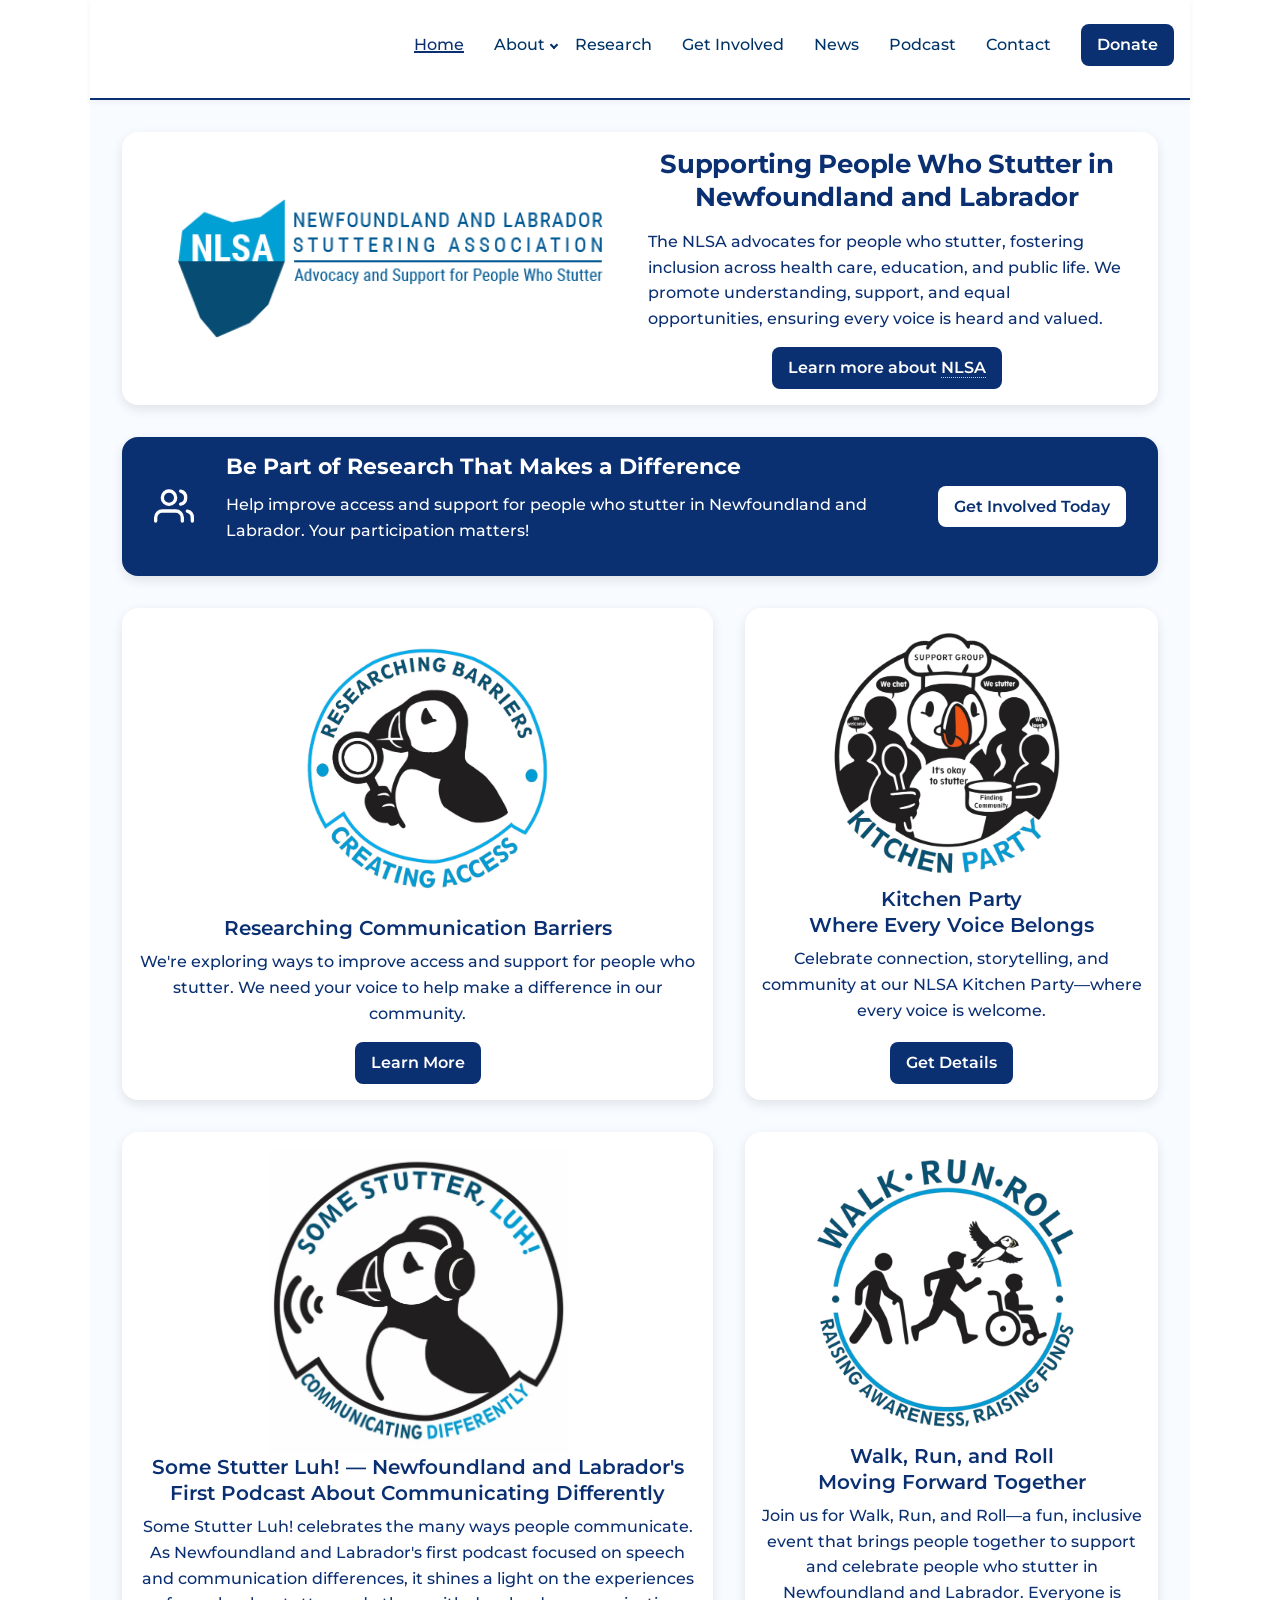
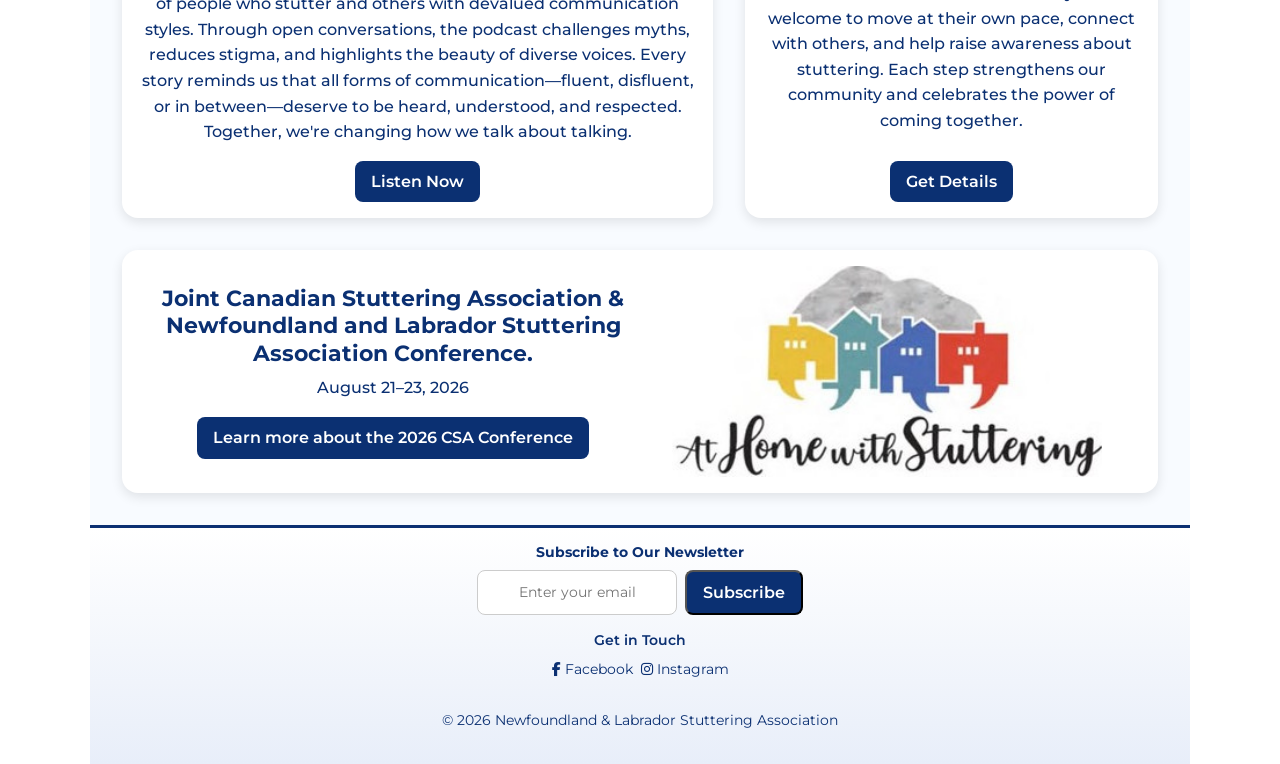
<file: static/index.html>
<!doctype html>
<html lang="en">
  <head>
    <!-- ================== META & SEO ================== -->
    <meta charset="UTF-8" />
    <meta name="viewport" content="width=device-width, initial-scale=1.0" />

    <!-- Core SEO (Home Page) -->
    <meta
      name="description"
      content="The Newfoundland and Labrador Stuttering Association (NLSA) supports people who stutter through advocacy, research, community events, and education. Promoting inclusion and equal opportunities for all voices."
    />
    <meta
      name="keywords"
      content="stuttering, Newfoundland and Labrador, speech, communication, NLSA, stutter support, speech advocacy, Canada stuttering association"
    />
    <meta
      name="author"
      content="Newfoundland and Labrador Stuttering Association"
    />

    <!-- Control search engine indexing if needed -->
    <!-- <meta name="robots" content="index, follow" /> -->

    <!-- ================== SOCIAL SHARING (Open Graph) ================== -->
    <meta
      property="og:title"
      content="Newfoundland and Labrador Stuttering Association"
    />
    <meta
      property="og:description"
      content="Supporting people who stutter through advocacy, research, and community. Every voice matters."
    />
    <meta property="og:type" content="website" />
    <meta property="og:url" content="http://localhost:10023/nlstuttering.ca/" />
    <meta
      property="og:image"
      content="http://localhost:10023/static/assets/imgs/NLSA-logo.png"
    />

    <!-- ================== TWITTER (X) CARDS ================== -->
    <meta name="twitter:card" content="summary_large_image" />
    <meta
      name="twitter:title"
      content="Newfoundland and Labrador Stuttering Association"
    />
    <meta
      name="twitter:description"
      content="Supporting people who stutter through advocacy, research, and community."
    />
    <meta
      name="twitter:image"
      content="http://localhost:10023/static/assets/imgs/NLSA-logo.png"
    />

    <!-- ================== PWA / BRANDING ================== -->
    <meta name="theme-color" content="#0b3072" />
    <meta name="application-name" content="NLSA" />

    <!-- Canonical URL (avoid duplicate content issues) -->
    <link rel="canonical" href="http://localhost:10023/static/index.html" />

    <!-- ================== FONTS & ICONS ================== -->
    <!-- Preconnect improves font loading performance -->
    <link rel="preconnect" href="https://fonts.googleapis.com" />
    <link rel="preconnect" href="https://fonts.gstatic.com" crossorigin />

    <!-- Font Awesome icons -->
    <link
      rel="stylesheet"
      href="https://cdnjs.cloudflare.com/ajax/libs/font-awesome/6.4.2/css/all.min.css"
    />

    <!-- Google Font: Montserrat -->
    <link
      href="https://fonts.googleapis.com/css2?family=Montserrat:wght@400;500;600;700&display=swap"
      rel="stylesheet"
    />

    <!-- ================== STYLESHEETS ================== -->
    <!-- CSS is organized by responsibility (low → high specificity) -->
    <link rel="stylesheet" href="assets/css/reset.css" />
    <!-- Reset defaults -->
    <link rel="stylesheet" href="assets/css/variables.css" />
    <!-- Design tokens -->
    <link rel="stylesheet" href="assets/css/base.css" />
    <!-- Base typography -->
    <link rel="stylesheet" href="assets/css/layouts.css" />
    <!-- Layout systems -->
    <link rel="stylesheet" href="assets/css/components.css" />
    <!-- UI components -->
    <link rel="stylesheet" href="assets/css/navigation.css" />
    <!-- Navigation -->
    <link rel="stylesheet" href="assets/css/utilities.css" />
    <!-- Utility classes -->

    <!-- ================== FAVICONS ================== -->
    <!-- Standard favicon -->
    <link
      rel="icon"
      type="image/png"
      sizes="32x32"
      href="assets/imgs/favicons/fav-icon-32.png"
    />

    <!-- Apple touch icons (iOS home screen) -->
    <link
      rel="apple-touch-icon"
      sizes="57x57"
      href="assets/imgs/favicons/fav-icon-57.png"
    />
    <link
      rel="apple-touch-icon"
      sizes="72x72"
      href="assets/imgs/favicons/fav-icon-72.png"
    />
    <link
      rel="apple-touch-icon"
      sizes="114x114"
      href="assets/imgs/favicons/fav-icon-114.png"
    />

    <!-- Fallback shortcut icon -->
    <link rel="shortcut icon" href="assets/imgs/favicons/fav-icon-32.png" />

    <!-- ================== PAGE TITLE ================== -->
    <title>Newfoundland and Labrador Stuttering Association</title>

    <!-- ================== STRUCTURED DATA (SEO) ================== -->
    <!-- Helps search engines understand organization details -->
    <script type="application/ld+json">
      {
        "@context": "https://schema.org",
        "@type": "NonprofitOrganization",
        "name": "Newfoundland and Labrador Stuttering Association",
        "url": "https://nlstuttering.ca/",
        "logo": "https://nlstuttering.ca/assets/imgs/NLSA-logo.png",
        "description": "The NLSA supports people who stutter through advocacy, research, and community programs across Newfoundland and Labrador.",
        "areaServed": "Newfoundland and Labrador, Canada"
      }
    </script>
  </head>

  <body>
    <!-- Skip link improves keyboard accessibility -->
    <a href="#primary" class="skip-link">Skip to content</a>

    <!-- ================== HEADER / NAVIGATION ================== -->
    <header class="site-header">
      <nav class="site-nav" aria-label="Main navigation">
        <div class="site-nav__inner">
          <!-- Decorative tagline (hidden from screen readers) -->
          <div class="site-nav__tagline" aria-hidden="true"></div>

          <!-- Mobile hamburger toggle -->
          <button
            class="hamburger"
            type="button"
            aria-label="Toggle main menu"
            aria-expanded="false"
            aria-controls="primary-menu"
          >
            <span></span>
            <span></span>
            <span></span>
          </button>

          <!-- Primary navigation (inert by default for accessibility) -->
          <ul id="primary-menu" class="site-nav__list" inert aria-hidden="true">
            <!-- Top-level link -->
            <li>
              <a href="index.html" class="site-nav__link" aria-current="page">
                <span class="link-text">Home</span>
              </a>
            </li>

            <!-- Dropdown menu -->
            <li class="site-nav__item has-submenu">
              <a
                href="#"
                role="button"
                class="site-nav__link submenu-toggle"
                aria-haspopup="true"
                aria-expanded="false"
                aria-controls="submenu-about"
              >
                <span class="link-text">About</span>
              </a>

              <!-- Submenu -->
              <ul id="submenu-about" class="submenu" aria-label="About submenu">
                <li>
                  <a href="about.html" class="submenu__link">
                    <span class="link-text">Overview</span>
                  </a>
                </li>
                <li>
                  <a href="team.html" class="submenu__link">
                    <span class="link-text">Our Team</span>
                  </a>
                </li>

                <!-- Nested submenu -->
                <li class="has-submenu">
                  <a
                    href="#"
                    class="submenu__link submenu-toggle"
                    aria-haspopup="true"
                    aria-expanded="false"
                  >
                    <span class="link-text">History</span>
                  </a>

                  <!-- Sub-sub menu -->
                  <ul
                    class="submenu submenu--nested"
                    aria-label="History submenu"
                  >
                    <li>
                      <a href="early.html" class="submenu__link">
                        <span class="link-text">Early Years</span>
                      </a>
                    </li>
                    <li>
                      <a href="modern.html" class="submenu__link">
                        <span class="link-text">Modern Era</span>
                      </a>
                    </li>
                  </ul>
                </li>
              </ul>
            </li>

            <!-- Standard navigation links -->
            <li>
              <a href="research.html" class="site-nav__link">
                <span class="link-text">Research</span>
              </a>
            </li>
            <li>
              <a href="get-involved.html" class="site-nav__link">
                <span class="link-text">Get Involved</span>
              </a>
            </li>
            <li>
              <a href="news.html" class="site-nav__link">
                <span class="link-text">News</span>
              </a>
            </li>

            <!-- External link (opens in new tab) -->
            <li>
              <a
                href="https://somestutterluh.hcommons.org/"
                class="site-nav__link"
                target="_blank"
                rel="noopener noreferrer"
              >
                <span class="link-text"> Podcast </span>
              </a>
            </li>

            <li>
              <a href="contact.html" class="site-nav__link">
                <span class="link-text">Contact</span>
              </a>
            </li>

            <!-- Call-to-action -->
            <li>
              <a
                href="https://www.canadahelps.org/en/charities/newfoundland-and-labrador-stuttering-association-inc/"
                class="btn btn--cta"
                target="_blank"
                rel="noopener noreferrer"
                aria-label="Donate (opens in new tab)"
              >
                Donate
              </a>
            </li>
          </ul>
        </div>
      </nav>
    </header>

    <!-- Backdrop used for mobile menu overlay -->
    <div class="nav-backdrop"></div>

    <!-- ================== MAIN CONTENT ================== -->
    <main id="primary" class="wrapper">
      <!-- ===== Hero Section ===== -->
      <section
        class="split-panel split-panel--50-50 split-panel--hero"
        aria-labelledby="hero-heading"
      >
        <!-- Visual/logo -->
        <div class="split-panel__media">
          <img
            loading="lazy"
            src="assets/imgs/NLSA-logo.png"
            alt="Newfoundland and Labrador Stuttering Association logo"
          />
        </div>

        <!-- Hero content -->
        <div>
          <h1 id="hero-heading">
            Supporting People Who Stutter in Newfoundland and Labrador
          </h1>

          <p class="font-weight-medium">
            The NLSA advocates for people who stutter, fostering inclusion
            across health care, education, and public life. We promote
            understanding, support, and equal opportunities, ensuring every
            voice is heard and valued.
          </p>

          <a href="about.html" class="btn btn--primary u-lift">
            Learn more about
            <abbr title="Newfoundland and Labrador Stuttering Association">
              NLSA
            </abbr>
          </a>
        </div>
      </section>

      <!-- ===== Announcement / CTA Banner ===== -->
      <section
        class="announcement announcement--primary"
        aria-labelledby="announcement-heading"
      >
        <!-- Icon (decorative SVG) -->
        <div class="announcement__icon">
          <svg
            aria-hidden="true"
            focusable="false"
            xmlns="http://www.w3.org/2000/svg"
            viewBox="0 0 24 24"
            fill="none"
            stroke="currentColor"
            stroke-width="2"
            stroke-linecap="round"
            stroke-linejoin="round"
          >
            <path d="M17 21v-2a4 4 0 0 0-4-4H5a4 4 0 0 0-4 4v2"></path>
            <circle cx="9" cy="7" r="4"></circle>
            <path d="M23 21v-2a4 4 0 0 0-3-3.87"></path>
            <path d="M16 3.13a4 4 0 0 1 0 7.75"></path>
          </svg>
        </div>

        <!-- Text content -->
        <div class="announcement__content">
          <h2 id="announcement-heading">
            Be Part of Research That Makes a Difference
          </h2>
          <p class="font-weight-medium">
            Help improve access and support for people who stutter in
            Newfoundland and Labrador. Your participation matters!
          </p>
        </div>

        <!-- CTA -->
        <div class="announcement__actions">
          <a
            href="get-involved.html"
            class="btn btn--secondary u-lift"
            aria-label="Get involved today and make a difference"
          >
            Get Involved Today
          </a>
        </div>
      </section>

      <!-- ===== Programs / Initiatives Grid ===== -->
      <section aria-labelledby="programs-heading">
        <h2 id="programs-heading" class="visually-hidden">
          Programs and Initiatives
        </h2>

        <!-- Grid layout (mixed 60/40 columns) -->
        <div class="layout-grid">
          <!-- Individual program cards follow same structure -->
          <!-- Image → heading → description → CTA -->

          <div class="layout-grid__item col-7">
            <!--60% -->
            <img
              loading="lazy"
              src="assets/imgs/researching-barriers.jpg"
              alt="NLSA Research Logo"
            />
            <h3>Researching Communication Barriers</h3>
            <p class="font-weight-medium">
              We're exploring ways to improve access and support for people who
              stutter. We need your voice to help make a difference in our
              community.
            </p>
            <a
              href="research.html"
              class="btn btn--primary u-lift"
              aria-label="Learn more about researching communication barriers"
            >
              Learn More
            </a>
          </div>

          <div class="layout-grid__item col-5">
            <!--40%-->
            <img
              loading="lazy"
              src="assets/imgs/kitchen-party.jpg"
              alt="Kitchen Party Logo"
            />
            <h3>
              Kitchen Party <br />
              <span>Where Every Voice Belongs</span>
            </h3>

            <p class="font-weight-medium">
              Celebrate connection, storytelling, and community at our NLSA
              Kitchen Party—where every voice is welcome.
            </p>
            <a
              href="https://nlstuttering.ca/kitchenparty/"
              class="btn btn--primary u-lift"
              aria-label="Get details about the kitchen party where everyone is welcomed"
              >Get Details</a
            >
          </div>

          <div class="layout-grid__item col-7">
            <!--60%-->
            <img
              loading="lazy"
              src="assets/imgs/ssl.jpg"
              alt="Some Stutter Luh! Logo"
            />
            <h3>
              Some Stutter Luh! &mdash; Newfoundland and Labrador's First
              Podcast About Communicating Differently
            </h3>
            <p class="font-weight-medium">
              Some Stutter Luh! celebrates the many ways people communicate. As
              Newfoundland and Labrador's first podcast focused on speech and
              communication differences, it shines a light on the experiences of
              people who stutter and others with devalued communication styles.
              Through open conversations, the podcast challenges myths, reduces
              stigma, and highlights the beauty of diverse voices. Every story
              reminds us that all forms of communication—fluent, disfluent, or
              in between—deserve to be heard, understood, and respected.
              Together, we're changing how we talk about talking.
            </p>
            <a
              href="https://somestutterluh.hcommons.org/"
              target="_blank"
              rel="noopener noreferrer"
              class="btn btn--primary u-lift"
              aria-label="Listen to Some Stutter Luh podcast now (opens in a new tab)"
            >
              Listen Now
            </a>
          </div>

          <div class="layout-grid__item col-5">
            <!--40%-->
            <img
              loading="lazy"
              src="assets/imgs/walk-run-roll.jpg"
              alt="Walk, Run, Roll Logo"
            />
            <h3>
              Walk, Run, and Roll<br />
              <span>Moving Forward Together</span>
            </h3>
            <p class="font-weight-medium">
              Join us for Walk, Run, and Roll—a fun, inclusive event that brings
              people together to support and celebrate people who stutter in
              Newfoundland and Labrador. Everyone is welcome to move at their
              own pace, connect with others, and help raise awareness about
              stuttering. Each step strengthens our community and celebrates the
              power of coming together.
            </p>
            <a
              href="https://nlstuttering.ca/walk-run-roll/"
              class="btn btn--primary u-lift"
              aria-label="Get details on the annual walk, run, and roll raising awareness event"
              >Get Details</a
            >
          </div>
        </div>
      </section>

      <!-- ===== Conference Highlight Section ===== -->
      <section
        class="split-panel split-panel--center split-panel--ratio-67-33 split-panel--stack-image-first"
        aria-labelledby="conference-heading"
      >
        <!-- Text -->
        <div>
          <h2 id="conference-heading">
            Joint Canadian Stuttering Association & Newfoundland and Labrador
            Stuttering Association Conference.
          </h2>

          <p class="font-weight-medium">August 21–23, 2026</p>

          <a
            href="https://stutter.ca/events/conference/2026"
            target="_blank"
            rel="noopener noreferrer"
            class="btn btn--primary u-lift"
            aria-label="Learn more about the 2026 CSA Conference (opens in new tab)"
          >
            Learn more about the 2026 CSA Conference
          </a>
        </div>

        <!-- Image -->
        <div class="split-panel__media">
          <img
            loading="lazy"
            src="assets/imgs/at-home-with-stuttering.jpg"
            alt="Joint Conference with the Canadian Stuttering Association"
          />
        </div>
      </section>
    </main>

    <!-- ================== FOOTER ================== -->
    <footer>
      <div class="wrapper footer-inner">
        <!-- Newsletter subscription form -->
        <div>
          <h2 class="footer__title">Subscribe to Our Newsletter</h2>

          <!-- Uses Formspree for handling submissions -->
          <form
            class="form-inline"
            action="https://formspree.io/f/mabcdxyz"
            method="POST"
          >
            <!-- Visually hidden label for accessibility -->
            <label for="footer-email" class="visually-hidden">
              Email address
            </label>

            <input
              class="form-input"
              id="footer-email"
              name="email"
              type="email"
              placeholder="Enter your email"
              required
            />

            <button
              class="btn btn--primary"
              type="submit"
              aria-label="Subscribe to our newsletter"
            >
              Subscribe
            </button>
          </form>
        </div>

        <!-- Social links -->
        <div>
          <h3 class="footer__title">Get in Touch</h3>

          <div class="social-icons">
            <!-- External social links -->
            <a
              href="https://www.facebook.com/groups/535643736920153/"
              aria-label="Get in touch with us through Facebook"
            >
              <i class="fab fa-facebook-f" aria-hidden="true"></i> Facebook
            </a>

            <a
              href="https://www.instagram.com/nlstuttering/"
              aria-label="Get in touch with us through Instagram"
            >
              <i class="fab fa-instagram" aria-hidden="true"></i> Instagram
            </a>
          </div>
        </div>

        <!-- Footer bottom -->
        <div class="footer__bottom">
          <p class="footer__text">
            &copy; 2026 Newfoundland &amp; Labrador Stuttering Association
          </p>
        </div>
      </div>
    </footer>

    <!-- ================== SCRIPTS ================== -->
    <!-- Main navigation + interaction logic -->
    <script src="assets/js/scripts.js"></script>
  </body>
</html>
</file>
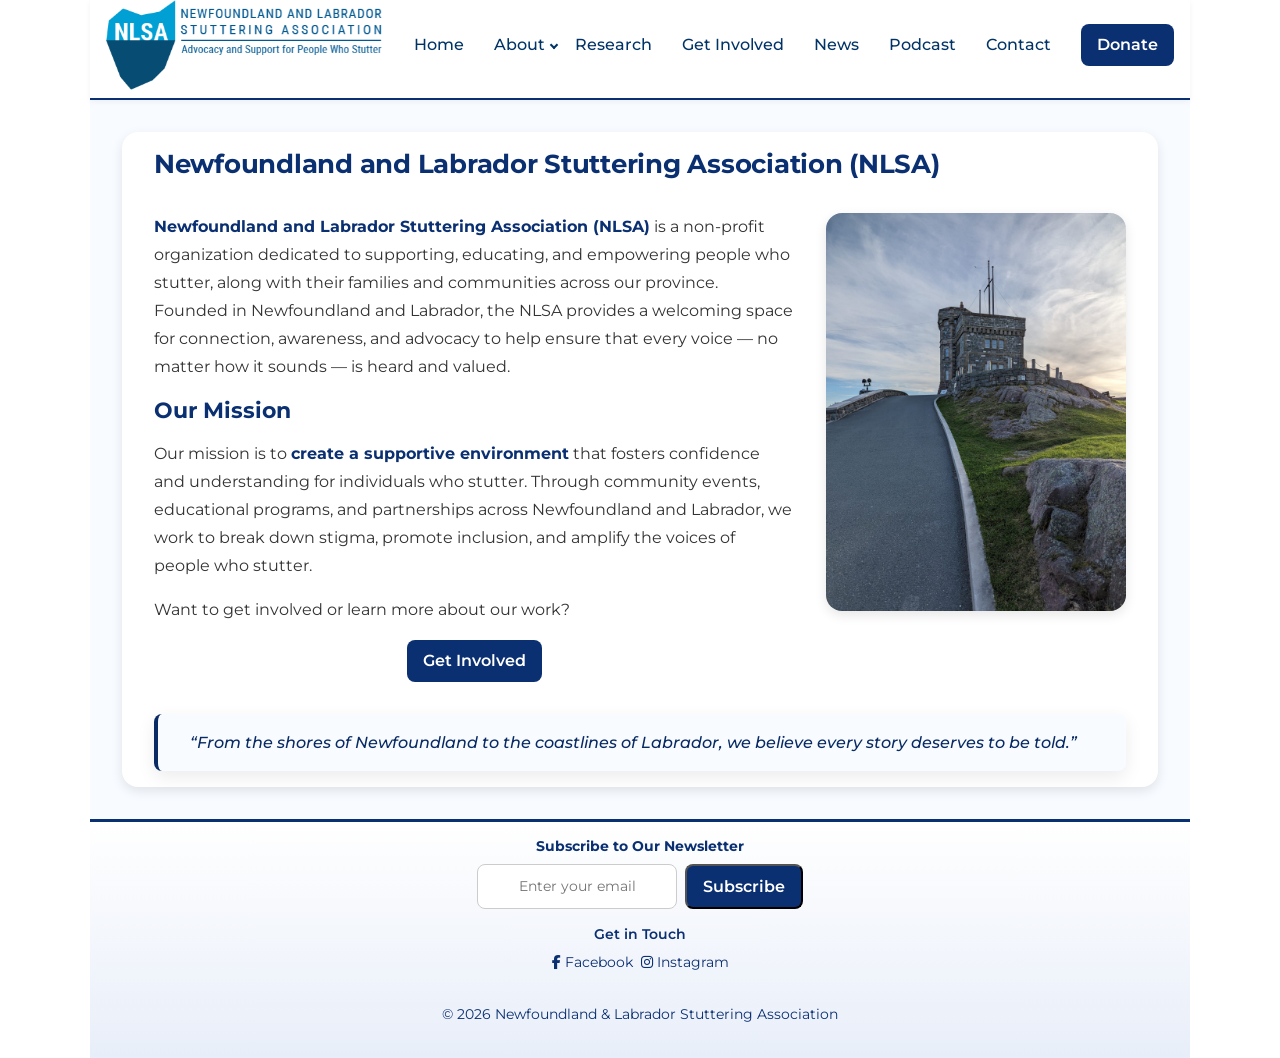
<file: static/about.html>
<!doctype html>
<html lang="en">
  <head>
    <meta charset="UTF-8" />
    <meta name="viewport" content="width=device-width, initial-scale=1.0" />

    <!-- ================== SEO META (ABOUT PAGE) ================== -->
    <meta
      name="description"
      content="Learn about the Newfoundland and Labrador Stuttering Association (NLSA), a non-profit supporting people who stutter through advocacy, education, and community programs."
    />

    <meta
      name="author"
      content="Newfoundland and Labrador Stuttering Association"
    />

    <!-- Optional indexing control (currently disabled) -->
    <!-- <meta name="robots" content="index, follow" /> -->

    <meta
      name="keywords"
      content="stuttering, Newfoundland and Labrador, NLSA, speech support, stutter advocacy, nonprofit Canada"
    />

    <!-- ================== OPEN GRAPH (SOCIAL SHARING) ================== -->
    <meta
      property="og:title"
      content="About NLSA | Newfoundland and Labrador Stuttering Association"
    />
    <meta
      property="og:description"
      content="Discover the mission, values, and community impact of the Newfoundland and Labrador Stuttering Association."
    />
    <meta property="og:type" content="website" />
    <meta property="og:url" content="http://localhost:10023/about.html" />
    <meta
      property="og:image"
      content="http://localhost:10023/assets/imgs/SignalHill.jpg"
    />

    <!-- ================== TWITTER / X CARD ================== -->
    <meta name="twitter:card" content="summary_large_image" />
    <meta name="twitter:title" content="About NLSA" />
    <meta
      name="twitter:description"
      content="Learn about NLSA’s mission to support people who stutter across Newfoundland and Labrador."
    />
    <meta
      name="twitter:image"
      content="http://localhost:10023/assets/imgs/SignalHill.jpg"
    />

    <!-- ================== SITE CONFIG ================== -->
    <meta name="theme-color" content="#0b3072" />
    <meta name="application-name" content="NLSA" />

    <!-- Canonical URL (important for SEO consistency across environments) -->
    <link rel="canonical" href="http://localhost:10023/static/about.html" />

    <!-- ================== FONTS & ICON LIBRARIES ================== -->
    <!-- Google Fonts + Font Awesome -->
    <link rel="preconnect" href="https://fonts.googleapis.com" />
    <link rel="preconnect" href="https://fonts.gstatic.com" crossorigin />

    <link
      rel="stylesheet"
      href="https://cdnjs.cloudflare.com/ajax/libs/font-awesome/6.4.2/css/all.min.css"
    />

    <link
      href="https://fonts.googleapis.com/css2?family=Montserrat:wght@400;500;600;700&display=swap"
      rel="stylesheet"
    />

    <!-- ================== CORE STYLESHEETS ================== -->
    <link rel="stylesheet" href="assets/css/reset.css" />
    <link rel="stylesheet" href="assets/css/variables.css" />
    <link rel="stylesheet" href="assets/css/base.css" />
    <link rel="stylesheet" href="assets/css/layouts.css" />
    <link rel="stylesheet" href="assets/css/components.css" />
    <link rel="stylesheet" href="assets/css/navigation.css" />
    <link rel="stylesheet" href="assets/css/utilities.css" />

    <!-- ================== FAVICONS ================== -->
    <link
      rel="icon"
      type="image/png"
      sizes="32x32"
      href="assets/imgs/favicons/fav-icon-32.png"
    />

    <!-- Apple touch icons for iOS devices -->
    <link
      rel="apple-touch-icon"
      sizes="57x57"
      href="assets/imgs/favicons/fav-icon-57.png"
    />
    <link
      rel="apple-touch-icon"
      sizes="72x72"
      href="assets/imgs/favicons/fav-icon-72.png"
    />
    <link
      rel="apple-touch-icon"
      sizes="114x114"
      href="assets/imgs/favicons/fav-icon-114.png"
    />

    <!-- Legacy shortcut icon fallback -->
    <link rel="shortcut icon" href="assets/imgs/favicons/fav-icon-32.png" />

    <title>About - Newfoundland and Labrador Stuttering Association</title>

    <!-- ================== STRUCTURED DATA (SEO / RICH RESULTS) ================== -->
    <script type="application/ld+json">
      {
        "@context": "https://schema.org",
        "@type": "AboutPage",
        "name": "About NLSA",
        "url": "https://nlstuttering.ca/about.html",
        "about": {
          "@type": "NonprofitOrganization",
          "name": "Newfoundland and Labrador Stuttering Association"
        },
        "description": "Learn about the Newfoundland and Labrador Stuttering Association and its mission to support people who stutter."
      }
    </script>
  </head>

  <body>
    <!-- Skip link for keyboard accessibility -->
    <a href="#primary" class="skip-link">Skip to content</a>

    <!-- ================== SITE HEADER / NAVIGATION ================== -->
    <header class="site-header">
      <nav class="site-nav" aria-label="Main navigation">
        <div class="site-nav__inner">
          <!-- Logo / Brand link -->
          <div class="site-nav__tagline">
            <a href="index.html">
              <img
                loading="lazy"
                src="assets/imgs/NLSA-logo.png"
                alt="Newfoundland and Labrador Stuttering Association logo"
              />
            </a>
          </div>

          <!-- Mobile navigation toggle (hamburger menu) -->
          <button
            class="hamburger"
            type="button"
            aria-label="Toggle main menu"
            aria-expanded="false"
            aria-controls="primary-menu"
          >
            <span></span>
            <span></span>
            <span></span>
          </button>

          <!-- ================== PRIMARY NAVIGATION MENU ================== -->
          <ul id="primary-menu" class="site-nav__list" inert aria-hidden="true">
            <li>
              <a href="index.html" class="site-nav__link">
                <span class="link-text">Home</span>
              </a>
            </li>

            <!-- ================== ABOUT DROPDOWN ================== -->
            <li class="site-nav__item has-submenu">
              <a
                href="#"
                role="button"
                class="site-nav__link submenu-toggle"
                aria-current="page"
                aria-haspopup="true"
                aria-expanded="false"
                aria-controls="submenu-about"
              >
                <span class="link-text">About</span>
              </a>

              <!-- Sub-navigation for About section -->
              <ul id="submenu-about" class="submenu" aria-label="About submenu">
                <li>
                  <a href="about.html" class="submenu__link">
                    <span class="link-text">Overview</span>
                  </a>
                </li>
                <li>
                  <a href="team.html" class="submenu__link">
                    <span class="link-text">Our Team</span>
                  </a>
                </li>

                <!-- Nested submenu -->
                <li class="has-submenu">
                  <a
                    href="#"
                    class="submenu__link submenu-toggle"
                    aria-haspopup="true"
                    aria-expanded="false"
                  >
                    <span class="link-text">History</span>
                  </a>

                  <!-- Sub-sub menu -->
                  <ul
                    class="submenu submenu--nested"
                    aria-label="History submenu"
                  >
                    <li>
                      <a href="early.html" class="submenu__link">
                        <span class="link-text">Early Years</span>
                      </a>
                    </li>
                    <li>
                      <a href="modern.html" class="submenu__link">
                        <span class="link-text">Modern Era</span>
                      </a>
                    </li>
                  </ul>
                </li>
              </ul>
            </li>

            <li>
              <a href="research.html" class="site-nav__link"
                ><span class="link-text">Research</span></a
              >
            </li>
            <li>
              <a href="get-involved.html" class="site-nav__link"
                ><span class="link-text">Get Involved</span></a
              >
            </li>
            <li>
              <a href="news.html" class="site-nav__link"
                ><span class="link-text">News</span></a
              >
            </li>

            <!-- External link (opens in new tab) -->
            <li>
              <a
                href="https://somestutterluh.hcommons.org/"
                class="site-nav__link"
                target="_blank"
                rel="noopener noreferrer"
                aria-label="Podcast (opens in new tab)"
              >
                <span class="link-text">Podcast</span>
              </a>
            </li>

            <li>
              <a href="contact.html" class="site-nav__link"
                ><span class="link-text">Contact</span></a
              >
            </li>

            <!-- Call-to-action button -->
            <li>
              <a
                href="https://www.canadahelps.org/en/charities/newfoundland-and-labrador-stuttering-association-inc/"
                class="btn btn--cta"
                target="_blank"
                rel="noopener noreferrer"
                aria-label="Donate (opens in new tab)"
              >
                Donate
              </a>
            </li>
          </ul>
        </div>
      </nav>
    </header>

    <!-- Backdrop overlay for mobile menu -->
    <div class="nav-backdrop"></div>

    <!-- ================== MAIN PAGE CONTENT ================== -->
    <main id="primary" class="wrapper">
      <section
        class="split-panel split-panel--text"
        aria-labelledby="page-heading"
      >
        <h1 id="page-heading">
          Newfoundland and Labrador Stuttering Association (NLSA)
        </h1>

        <div class="text-image">
          <!-- ================== TEXT CONTENT ================== -->
          <div class="text-image__content">
            <p>
              <strong
                >Newfoundland and Labrador Stuttering Association (NLSA)</strong
              >
              is a non-profit organization dedicated to supporting, educating,
              and empowering people who stutter, along with their families and
              communities across our province. Founded in Newfoundland and
              Labrador, the NLSA provides a welcoming space for connection,
              awareness, and advocacy to help ensure that every voice — no
              matter how it sounds — is heard and valued.
            </p>

            <h2 class="u-mt-md u-mb-md">Our Mission</h2>
            <p>
              Our mission is to <strong>create a supportive environment</strong>
              that fosters confidence and understanding for individuals who
              stutter. Through community events, educational programs, and
              partnerships across Newfoundland and Labrador, we work to break
              down stigma, promote inclusion, and amplify the voices of people
              who stutter.
            </p>

            <p>Want to get involved or learn more about our work?</p>

            <p class="u-text-center">
              <a href="get-involved.html" class="btn btn--primary u-lift">
                Get Involved
              </a>
            </p>
          </div>

          <!-- ================== IMAGE CONTENT ================== -->
          <div class="text-image__media">
            <img
              loading="lazy"
              src="assets/imgs/SignalHill.jpg"
              alt="Signal Hill overlooking St. John's Newfoundland, a symbol of Newfoundland and Labrador community identity"
            />
          </div>
        </div>

        <!-- Inspirational quote -->
        <blockquote>
          “From the shores of Newfoundland to the coastlines of Labrador, we
          believe every story deserves to be told.”
        </blockquote>
      </section>
    </main>

    <!-- ================== FOOTER ================== -->
    <footer>
      <div class="wrapper footer-inner">
        <!-- Newsletter signup -->
        <div>
          <h2 class="footer__title">Subscribe to Our Newsletter</h2>

          <form
            class="form-inline"
            action="https://formspree.io/f/mabcdxyz"
            method="POST"
          >
            <label for="footer-email" class="visually-hidden">
              Email address
            </label>

            <input
              class="form-input"
              id="footer-email"
              name="email"
              type="email"
              placeholder="Enter your email"
              required
            />

            <button
              class="btn btn--primary"
              type="submit"
              aria-label="Subscribe to our newsletter"
            >
              Subscribe
            </button>
          </form>
        </div>

        <!-- Social media links -->
        <div>
          <h3 class="footer__title">Get in Touch</h3>

          <div class="social-icons">
            <a
              href="https://www.facebook.com/groups/535643736920153/"
              aria-label="Get in touch with us through Facebook"
            >
              <i class="fab fa-facebook-f" aria-hidden="true"></i> Facebook
            </a>

            <a
              href="https://www.instagram.com/nlstuttering/"
              aria-label="Get in touch with us through Instagram"
            >
              <i class="fab fa-instagram" aria-hidden="true"></i> Instagram
            </a>
          </div>
        </div>

        <!-- Copyright -->
        <div class="footer__bottom">
          <p class="footer__text">
            &copy; 2026 Newfoundland &amp; Labrador Stuttering Association
          </p>
        </div>
      </div>
    </footer>

    <!-- Main site JavaScript -->
    <script src="assets/js/scripts.js"></script>
  </body>
</html>
</file>
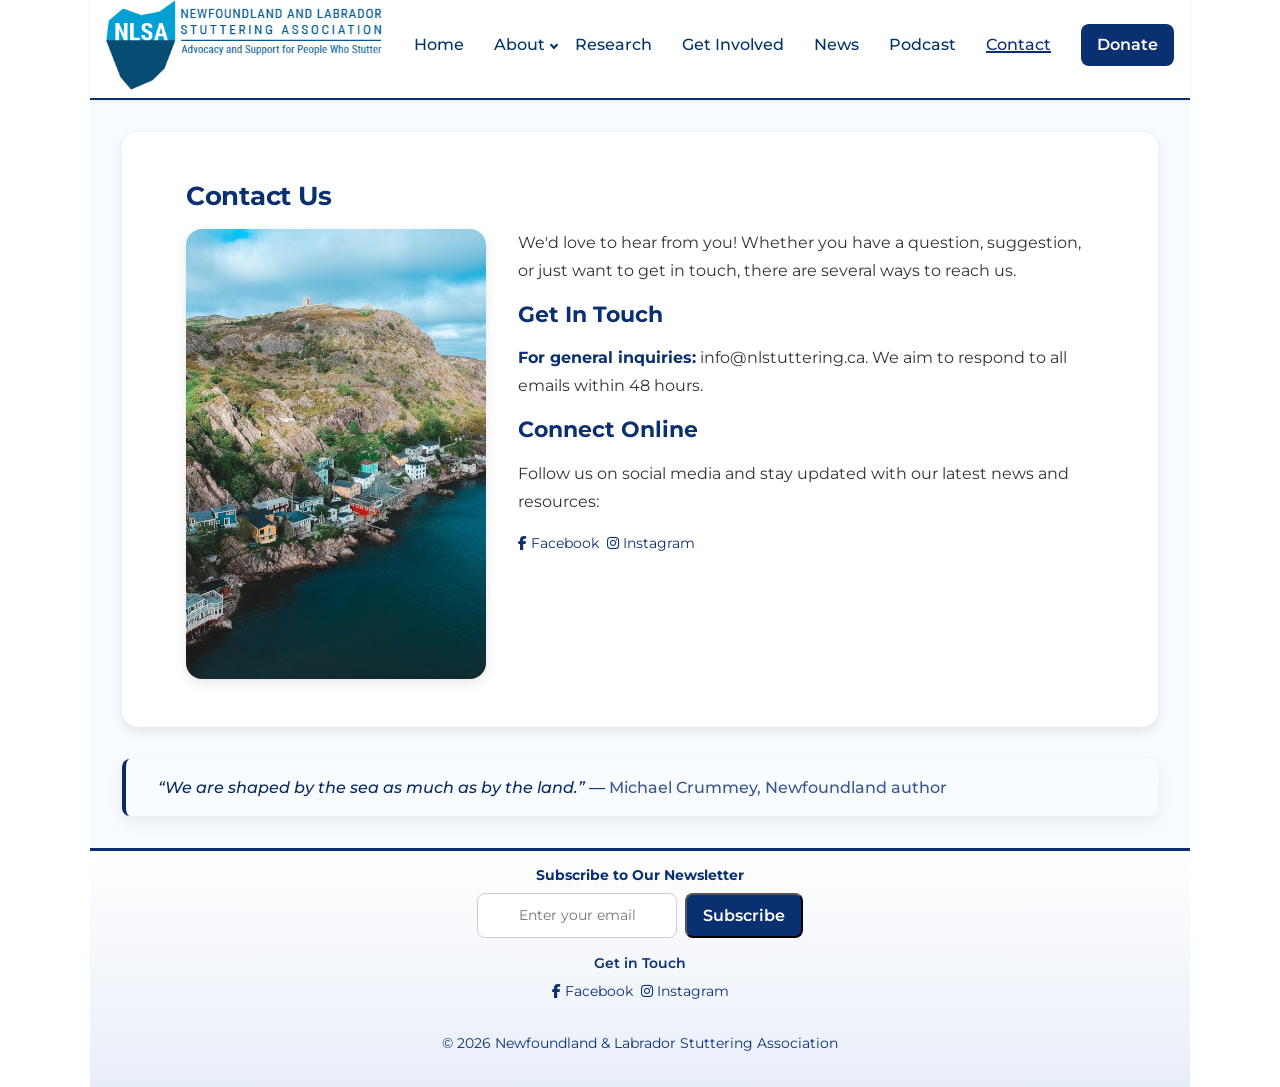
<file: static/contact.html>
<!doctype html>
<html lang="en">
  <head>
    <meta charset="UTF-8" />
    <meta name="viewport" content="width=device-width, initial-scale=1.0" />

    <!-- ================== SEO META (CONTACT PAGE) ================== -->
    <meta
      name="description"
      content="Contact the Newfoundland and Labrador Stuttering Association (NLSA). Reach out for questions, support, or to get involved in our community."
    />

    <meta
      name="author"
      content="Newfoundland and Labrador Stuttering Association"
    />

    <!-- Optional: search engine indexing control (currently disabled) -->
    <!-- <meta name="robots" content="index, follow" /> -->

    <!-- ================== OPEN GRAPH (SOCIAL SHARING) ================== -->
    <meta
      property="og:title"
      content="Contact NLSA | Newfoundland and Labrador Stuttering Association"
    />
    <meta
      property="og:description"
      content="Get in touch with the Newfoundland and Labrador Stuttering Association. We’re here to help and connect."
    />
    <meta property="og:type" content="website" />

    <!-- IMPORTANT: canonical URL for social previews (update for production) -->
    <meta
      property="og:url"
      content="http://localhost:10023/static/contact.html"
    />
    <meta
      property="og:image"
      content="http://localhost:10023/static/assets/imgs/newfoundland-rugged-coast.jpg"
    />

    <!-- ================== TWITTER / X CARD META ================== -->
    <meta name="twitter:card" content="summary_large_image" />
    <meta name="twitter:title" content="Contact NLSA" />
    <meta
      name="twitter:description"
      content="Reach out to NLSA for questions, support, or to get involved."
    />
    <meta
      name="twitter:image"
      content="http://localhost:10023/static/assets/imgs/newfoundland-rugged-coast.jpg"
    />

    <!-- ================== BRANDING / THEME SETTINGS ================== -->
    <meta name="theme-color" content="#0b3072" />
    <meta name="application-name" content="NLSA" />

    <!-- Canonical URL (important for SEO duplicate prevention) -->
    <link rel="canonical" href="http://localhost:10023/static/contact.html" />

    <!-- ================== EXTERNAL FONTS & ICON LIBRARIES ================== -->
    <!-- Preconnect improves font loading performance -->
    <link rel="preconnect" href="https://fonts.googleapis.com" />
    <link rel="preconnect" href="https://fonts.gstatic.com" crossorigin />

    <!-- Font Awesome (icons) -->
    <link
      rel="stylesheet"
      href="https://cdnjs.cloudflare.com/ajax/libs/font-awesome/6.4.2/css/all.min.css"
    />

    <!-- Google Font: Montserrat -->
    <link
      href="https://fonts.googleapis.com/css2?family=Montserrat:wght@400;500;600;700&display=swap"
      rel="stylesheet"
    />

    <!-- ================== STYLESHEETS (ORDER MATTERS) ================== -->
    <!-- Base reset and variables first -->
    <link rel="stylesheet" href="assets/css/reset.css" />
    <link rel="stylesheet" href="assets/css/variables.css" />

    <!-- Core layout and structure -->
    <link rel="stylesheet" href="assets/css/base.css" />
    <link rel="stylesheet" href="assets/css/layouts.css" />

    <!-- Components and UI elements -->
    <link rel="stylesheet" href="assets/css/components.css" />
    <link rel="stylesheet" href="assets/css/navigation.css" />

    <!-- Utility/helper classes last -->
    <link rel="stylesheet" href="assets/css/utilities.css" />

    <!-- ================== FAVICONS ================== -->
    <!-- Standard browser favicon -->
    <link
      rel="icon"
      type="image/png"
      sizes="32x32"
      href="assets/imgs/favicons/fav-icon-32.png"
    />

    <!-- Apple touch icons (iOS home screen shortcuts) -->
    <link
      rel="apple-touch-icon"
      sizes="57x57"
      href="assets/imgs/favicons/fav-icon-57.png"
    />
    <link
      rel="apple-touch-icon"
      sizes="72x72"
      href="assets/imgs/favicons/fav-icon-72.png"
    />
    <link
      rel="apple-touch-icon"
      sizes="114x114"
      href="assets/imgs/favicons/fav-icon-114.png"
    />

    <!-- Legacy shortcut icon fallback -->
    <link rel="shortcut icon" href="assets/imgs/favicons/fav-icon-32.png" />

    <title>Contact - Newfoundland and Labrador Stuttering Association</title>

    <!-- ================== STRUCTURED DATA (SEO / RICH RESULTS) ================== -->
    <script type="application/ld+json">
      {
        "@context": "https://schema.org",
        "@type": "ContactPage",
        "name": "Contact NLSA",
        "url": "https://nlstuttering.ca/contact.html",
        "mainEntity": {
          "@type": "Organization",
          "name": "Newfoundland and Labrador Stuttering Association",
          "contactPoint": {
            "@type": "ContactPoint",
            "email": "info@nlstuttering.ca",
            "contactType": "general inquiries",
            "areaServed": "CA"
          }
        }
      }
    </script>
  </head>

  <body>
    <!-- Skip link improves accessibility for keyboard/screen reader users -->
    <a href="#primary" class="skip-link">Skip to content</a>

    <!-- ================== HEADER / NAVIGATION ================== -->
    <header class="site-header">
      <nav class="site-nav" aria-label="Main navigation">
        <div class="site-nav__inner">
          <!-- Site logo / brand link -->
          <div class="site-nav__tagline">
            <a href="index.html">
              <img
                loading="lazy"
                src="assets/imgs/NLSA-logo.png"
                alt="Newfoundland and Labrador Stuttering Association logo"
              />
            </a>
          </div>

          <!-- Mobile navigation toggle (hamburger menu) -->
          <button
            class="hamburger"
            type="button"
            aria-label="Toggle main menu"
            aria-expanded="false"
            aria-controls="primary-menu"
          >
            <span></span>
            <span></span>
            <span></span>
          </button>

          <!-- ================== PRIMARY NAV MENU ================== -->
          <ul id="primary-menu" class="site-nav__list" inert aria-hidden="true">
            <!-- Home -->
            <li>
              <a href="index.html" class="site-nav__link">
                <span class="link-text">Home</span>
              </a>
            </li>

            <!-- About dropdown -->
            <li class="site-nav__item has-submenu">
              <a
                href="#"
                role="button"
                class="site-nav__link submenu-toggle"
                aria-haspopup="true"
                aria-expanded="false"
                aria-controls="submenu-about"
              >
                <span class="link-text">About</span>
              </a>

              <!-- Submenu -->
              <ul id="submenu-about" class="submenu" aria-label="About submenu">
                <li>
                  <a href="about.html" class="submenu__link">
                    <span class="link-text">Overview</span>
                  </a>
                </li>
                <li>
                  <a href="team.html" class="submenu__link">
                    <span class="link-text">Our Team</span>
                  </a>
                </li>

                <!-- Nested submenu -->
                <li class="has-submenu">
                  <a
                    href="#"
                    class="submenu__link submenu-toggle"
                    aria-haspopup="true"
                    aria-expanded="false"
                  >
                    <span class="link-text">History</span>
                  </a>

                  <!-- Sub-sub menu -->
                  <ul
                    class="submenu submenu--nested"
                    aria-label="History submenu"
                  >
                    <li>
                      <a href="early.html" class="submenu__link">
                        <span class="link-text">Early Years</span>
                      </a>
                    </li>
                    <li>
                      <a href="modern.html" class="submenu__link">
                        <span class="link-text">Modern Era</span>
                      </a>
                    </li>
                  </ul>
                </li>
              </ul>
            </li>

            <!-- Standard navigation links -->
            <li>
              <a href="research.html" class="site-nav__link"
                ><span class="link-text">Research</span></a
              >
            </li>
            <li>
              <a href="get-involved.html" class="site-nav__link"
                ><span class="link-text">Get Involved</span></a
              >
            </li>
            <li>
              <a href="news.html" class="site-nav__link"
                ><span class="link-text">News</span></a
              >
            </li>

            <!-- External link (opens new tab) -->
            <li>
              <a
                href="https://somestutterluh.hcommons.org/"
                class="site-nav__link"
                target="_blank"
                rel="noopener noreferrer"
                aria-label="Podcast (opens in new tab)"
              >
                <span class="link-text">Podcast</span>
              </a>
            </li>

            <!-- Current page indicator -->
            <li>
              <a href="contact.html" class="site-nav__link" aria-current="page">
                <span class="link-text">Contact</span>
              </a>
            </li>

            <!-- Primary call-to-action button -->
            <li>
              <a
                href="https://www.canadahelps.org/en/charities/newfoundland-and-labrador-stuttering-association-inc/"
                class="btn btn--cta"
                target="_blank"
                rel="noopener noreferrer"
                aria-label="Donate (opens in new tab)"
              >
                Donate
              </a>
            </li>
          </ul>
        </div>
      </nav>
    </header>

    <!-- Backdrop used when mobile menu is open -->
    <div class="nav-backdrop"></div>

    <!-- ================== MAIN CONTENT ================== -->
    <main id="primary" class="wrapper">
      <!-- Contact introduction section -->
      <section aria-labelledby="page-heading">
        <div class="split-panel split-panel--text">
          <div class="split-panel__inner">
            <h1 id="page-heading">Contact Us</h1>

            <div class="text-image text-image--reverse">
              <!-- Contact text content -->
              <div class="text-image__content">
                <p>
                  We'd love to hear from you! Whether you have a question,
                  suggestion, or just want to get in touch, there are several
                  ways to reach us.
                </p>

                <h2 class="u-mt-md u-mb-md">Get In Touch</h2>
                <p>
                  <strong>For general inquiries:</strong> info@nlstuttering.ca.
                  We aim to respond to all emails within 48 hours.
                </p>

                <h2 class="u-mt-md u-mb-md">Connect Online</h2>
                <p>
                  Follow us on social media and stay updated with our latest
                  news and resources:
                </p>

                <!-- Social media links -->
                <div class="social-icons">
                  <a
                    href="https://www.facebook.com/groups/535643736920153/"
                    aria-label="Get in touch with us through Facebook"
                  >
                    <i class="fab fa-facebook-f" aria-hidden="true"></i>
                    Facebook
                  </a>

                  <a
                    href="https://www.instagram.com/nlstuttering/"
                    aria-label="Get in touch with us through Instagram"
                  >
                    <i class="fab fa-instagram" aria-hidden="true"></i>
                    Instagram
                  </a>
                </div>
              </div>

              <!-- Supporting image -->
              <div class="text-image__media">
                <img
                  loading="lazy"
                  src="assets/imgs/newfoundland-rugged-coast.jpg"
                  alt="Rugged coastline of Newfoundland"
                />
              </div>
            </div>
          </div>
        </div>
      </section>

      <!-- Quote section (decorative / contextual) -->
      <section aria-label="Quote about Newfoundland">
        <blockquote>
          “We are shaped by the sea as much as by the land.” &mdash;
          <cite>Michael Crummey, Newfoundland author</cite>
        </blockquote>
      </section>
    </main>

    <!-- ================== FOOTER ================== -->
    <footer>
      <!-- Newsletter + social + copyright wrapper -->
      <div class="wrapper footer-inner">
        <!-- Newsletter signup -->
        <div>
          <h2 class="footer__title">Subscribe to Our Newsletter</h2>

          <form
            class="form-inline"
            action="https://formspree.io/f/mabcdxyz"
            method="POST"
          >
            <label for="footer-email" class="visually-hidden">
              Email address
            </label>

            <input
              class="form-input"
              id="footer-email"
              name="email"
              type="email"
              placeholder="Enter your email"
              required
            />

            <button
              class="btn btn--primary"
              type="submit"
              aria-label="Subscribe to our newsletter"
            >
              Subscribe
            </button>
          </form>
        </div>

        <!-- Footer social links -->
        <div>
          <h3 class="footer__title">Get in Touch</h3>

          <div class="social-icons">
            <a
              href="https://www.facebook.com/groups/535643736920153/"
              aria-label="Get in touch with us through Facebook"
            >
              <i class="fab fa-facebook-f" aria-hidden="true"></i> Facebook
            </a>

            <a
              href="https://www.instagram.com/nlstuttering/"
              aria-label="Get in touch with us through Instagram"
            >
              <i class="fab fa-instagram" aria-hidden="true"></i> Instagram
            </a>
          </div>
        </div>

        <!-- Copyright notice -->
        <div class="footer__bottom">
          <p class="footer__text">
            &copy; 2026 Newfoundland &amp; Labrador Stuttering Association
          </p>
        </div>
      </div>
    </footer>

    <!-- Main navigation behaviour script -->
    <script src="assets/js/scripts.js"></script>
  </body>
</html>
</file>
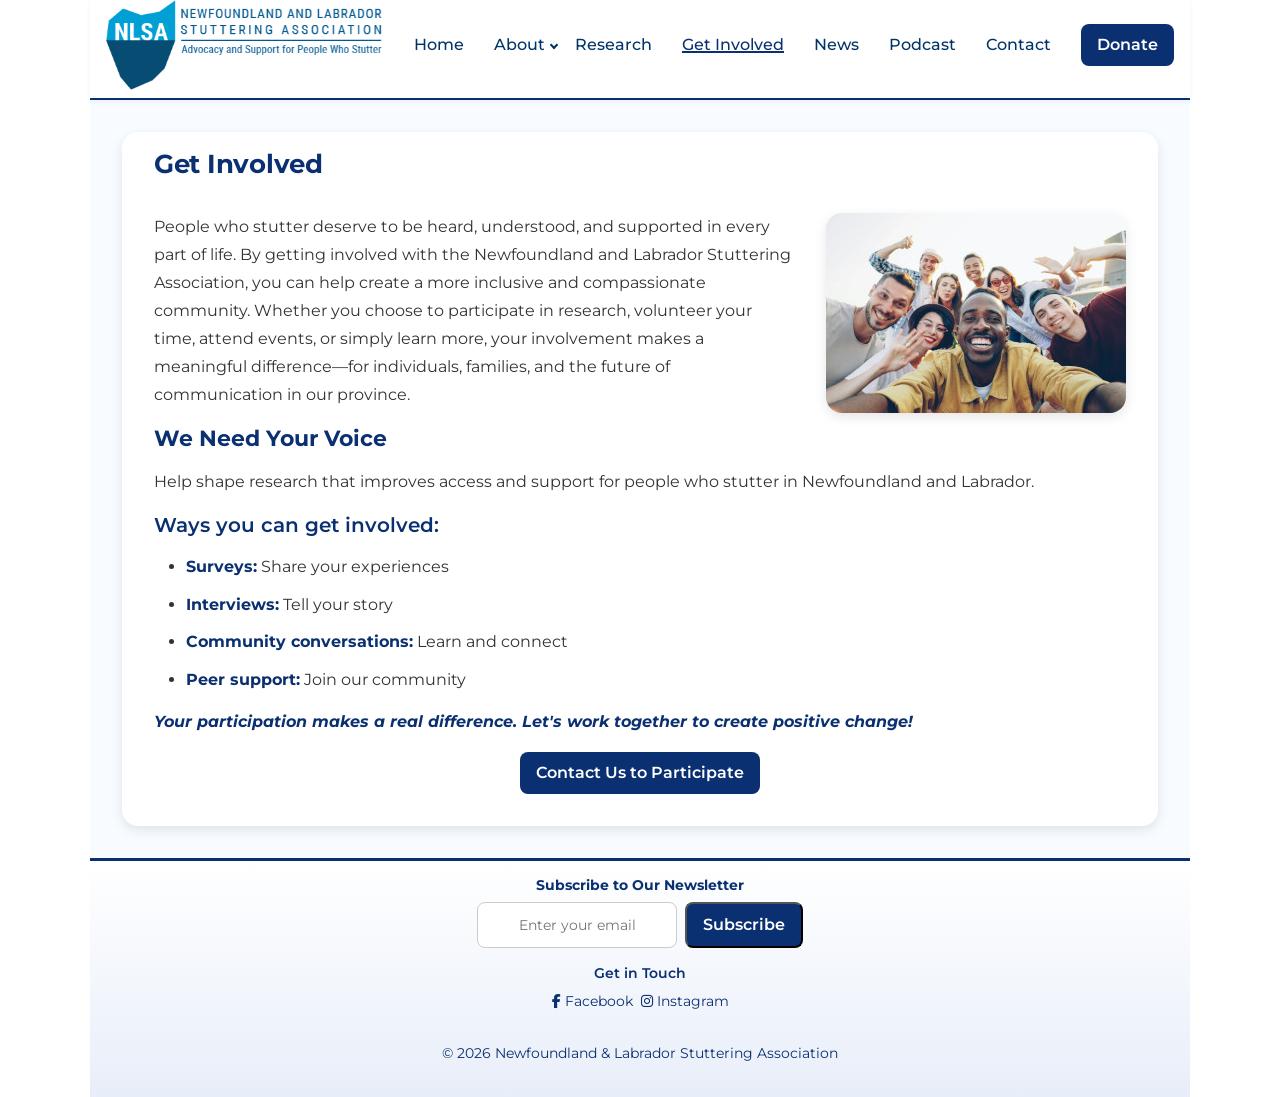
<file: static/get-involved.html>
<!doctype html>
<html lang="en">
  <head>
    <meta charset="UTF-8" />
    <meta name="viewport" content="width=device-width, initial-scale=1.0" />

    <!-- ================== SEO META (Page-Level) ================== -->
    <!-- Primary description used for search engines -->
    <meta
      name="description"
      content="Get involved with the Newfoundland and Labrador Stuttering Association (NLSA). Participate in research, volunteer, attend events, and help support people who stutter."
    />

    <!-- Organization metadata -->
    <meta
      name="author"
      content="Newfoundland and Labrador Stuttering Association"
    />

    <!-- Optional: search engine indexing rules (currently disabled) -->
    <!-- <meta name="robots" content="index, follow" /> -->

    <!-- ================== OPEN GRAPH (Social Sharing) ================== -->
    <!-- Controls how the page appears when shared on social platforms -->
    <meta
      property="og:title"
      content="Get Involved | Newfoundland and Labrador Stuttering Association"
    />
    <meta
      property="og:description"
      content="Join NLSA and help create a more inclusive community for people who stutter. Your voice makes a difference."
    />
    <meta property="og:type" content="website" />
    <meta
      property="og:url"
      content="http://localhost:10023/static/get-involved.html"
    />
    <meta
      property="og:image"
      content="http://localhost:10023/static/assets/imgs/get-involved.jpg"
    />

    <!-- ================== TWITTER / X CARD ================== -->
    <!-- Social preview metadata for X (Twitter) -->
    <meta name="twitter:card" content="summary_large_image" />
    <meta name="twitter:title" content="Get Involved with NLSA" />
    <meta
      name="twitter:description"
      content="Support people who stutter by participating in research, volunteering, and joining the NLSA community."
    />
    <meta
      name="twitter:image"
      content="http://localhost:10023/static/assets/imgs/get-involved.jpg"
    />

    <!-- ================== SITE CONFIG ================== -->
    <!-- Browser theme color (mobile address bar, etc.) -->
    <meta name="theme-color" content="#0b3072" />

    <!-- Application name used by browsers / bookmarks -->
    <meta name="application-name" content="NLSA" />

    <!-- Canonical URL to avoid duplicate content issues -->
    <link
      rel="canonical"
      href="http://localhost:10023/static/get-involved.html"
    />

    <!-- ================== FONTS & ICON LIBRARIES ================== -->
    <!-- Preconnect improves font loading performance -->
    <link rel="preconnect" href="https://fonts.googleapis.com" />
    <link rel="preconnect" href="https://fonts.gstatic.com" crossorigin />

    <!-- Font Awesome icons -->
    <link
      rel="stylesheet"
      href="https://cdnjs.cloudflare.com/ajax/libs/font-awesome/6.4.2/css/all.min.css"
    />

    <!-- Google Fonts: Montserrat -->
    <link
      href="https://fonts.googleapis.com/css2?family=Montserrat:wght@400;500;600;700&display=swap"
      rel="stylesheet"
    />

    <!-- ================== STYLESHEETS (ORDER MATTERS) ================== -->
    <!-- Base reset + variables -->
    <link rel="stylesheet" href="assets/css/reset.css" />
    <link rel="stylesheet" href="assets/css/variables.css" />

    <!-- Core layout & structure -->
    <link rel="stylesheet" href="assets/css/base.css" />
    <link rel="stylesheet" href="assets/css/layouts.css" />

    <!-- Components (buttons, cards, etc.) -->
    <link rel="stylesheet" href="assets/css/components.css" />

    <!-- Navigation-specific styles -->
    <link rel="stylesheet" href="assets/css/navigation.css" />

    <!-- Utility classes (spacing, alignment, helpers) -->
    <link rel="stylesheet" href="assets/css/utilities.css" />

    <!-- ================== FAVICONS ================== -->
    <!-- Browser tab icon -->
    <link
      rel="icon"
      type="image/png"
      sizes="32x32"
      href="assets/imgs/favicons/fav-icon-32.png"
    />

    <!-- Apple touch icons (iOS home screen shortcuts) -->
    <link
      rel="apple-touch-icon"
      sizes="57x57"
      href="assets/imgs/favicons/fav-icon-57.png"
    />
    <link
      rel="apple-touch-icon"
      sizes="72x72"
      href="assets/imgs/favicons/fav-icon-72.png"
    />
    <link
      rel="apple-touch-icon"
      sizes="114x114"
      href="assets/imgs/favicons/fav-icon-114.png"
    />

    <!-- Legacy shortcut icon fallback -->
    <link rel="shortcut icon" href="assets/imgs/favicons/fav-icon-32.png" />

    <title>
      Get Involved - Newfoundland and Labrador Stuttering Association
    </title>

    <!-- ================== STRUCTURED DATA (SEO) ================== -->
    <!-- Helps search engines understand page content and organization -->
    <script type="application/ld+json">
      {
        "@context": "https://schema.org",
        "@type": "WebPage",
        "name": "Get Involved with NLSA",
        "url": "https://nlstuttering.ca/get-involved.html",
        "description": "Learn how to get involved with the Newfoundland and Labrador Stuttering Association through research participation, volunteering, and community engagement.",
        "about": {
          "@type": "NonprofitOrganization",
          "name": "Newfoundland and Labrador Stuttering Association"
        },
        "mainEntity": {
          "@type": "Action",
          "name": "Get Involved",
          "description": "Opportunities to participate in research, community events, surveys, interviews, and peer support for people who stutter.",
          "agent": {
            "@type": "Organization",
            "name": "Newfoundland and Labrador Stuttering Association"
          }
        }
      }
    </script>
  </head>

  <body>
    <!-- Skip link for keyboard and screen reader users -->
    <a href="#primary" class="skip-link">Skip to content</a>

    <!-- ================== SITE HEADER / NAVIGATION ================== -->
    <header class="site-header">
      <nav class="site-nav" aria-label="Main navigation">
        <div class="site-nav__inner">
          <!-- Brand logo / home link -->
          <div class="site-nav__tagline">
            <a href="index.html">
              <img
                loading="lazy"
                src="assets/imgs/NLSA-logo.png"
                alt="Newfoundland and Labrador Stuttering Association logo"
              />
            </a>
          </div>

          <!-- Mobile navigation toggle button -->
          <button
            class="hamburger"
            type="button"
            aria-label="Toggle main menu"
            aria-expanded="false"
            aria-controls="primary-menu"
          >
            <span></span>
            <span></span>
            <span></span>
          </button>

          <!-- ================== PRIMARY NAV MENU ================== -->
          <!-- Note: inert/aria-hidden controlled via JS for accessibility -->
          <ul id="primary-menu" class="site-nav__list" inert aria-hidden="true">
            <!-- Home link -->
            <li>
              <a href="index.html" class="site-nav__link">
                <span class="link-text">Home</span>
              </a>
            </li>

            <!-- ================== ABOUT DROPDOWN ================== -->
            <li class="site-nav__item has-submenu">
              <a
                href="#"
                role="button"
                class="site-nav__link submenu-toggle"
                aria-haspopup="true"
                aria-expanded="false"
                aria-controls="submenu-about"
              >
                <span class="link-text">About</span>
              </a>

              <!-- Submenu -->
              <ul id="submenu-about" class="submenu" aria-label="About submenu">
                <li>
                  <a href="about.html" class="submenu__link">
                    <span class="link-text">Overview</span>
                  </a>
                </li>
                <li>
                  <a href="team.html" class="submenu__link">
                    <span class="link-text">Our Team</span>
                  </a>
                </li>

                <!-- Nested submenu -->
                <li class="has-submenu">
                  <a
                    href="#"
                    class="submenu__link submenu-toggle"
                    aria-haspopup="true"
                    aria-expanded="false"
                  >
                    <span class="link-text">History</span>
                  </a>

                  <!-- Sub-sub menu -->
                  <ul
                    class="submenu submenu--nested"
                    aria-label="History submenu"
                  >
                    <li>
                      <a href="early.html" class="submenu__link">
                        <span class="link-text">Early Years</span>
                      </a>
                    </li>
                    <li>
                      <a href="modern.html" class="submenu__link">
                        <span class="link-text">Modern Era</span>
                      </a>
                    </li>
                  </ul>
                </li>
              </ul>
            </li>

            <!-- Standard nav links -->
            <li>
              <a href="research.html" class="site-nav__link"
                ><span class="link-text">Research</span></a
              >
            </li>

            <!-- Current page (active state set via JS as well) -->
            <li>
              <a
                href="get-involved.html"
                class="site-nav__link"
                aria-current="page"
                ><span class="link-text">Get Involved</span>
              </a>
            </li>

            <li>
              <a href="news.html" class="site-nav__link"
                ><span class="link-text">News</span></a
              >
            </li>

            <!-- External link opens in new tab -->
            <li>
              <a
                href="https://somestutterluh.hcommons.org/"
                class="site-nav__link"
                target="_blank"
                rel="noopener noreferrer"
                aria-label="Podcast (opens in new tab)"
              >
                <span class="link-text"> Podcast </span>
              </a>
            </li>

            <li>
              <a href="contact.html" class="site-nav__link"
                ><span class="link-text">Contact</span></a
              >
            </li>

            <!-- CTA button styled link -->
            <li>
              <a
                href="https://www.canadahelps.org/en/charities/newfoundland-and-labrador-stuttering-association-inc/"
                class="btn btn--cta"
                target="_blank"
                rel="noopener noreferrer"
                aria-label="Donate (opens in new tab)"
              >
                Donate
              </a>
            </li>
          </ul>
        </div>
      </nav>
    </header>

    <!-- Dark overlay used when mobile menu is open -->
    <div class="nav-backdrop"></div>

    <!-- ================== MAIN PAGE CONTENT ================== -->
    <main id="primary" class="wrapper">
      <!-- Primary content section for "Get Involved" page -->
      <section
        class="split-panel split-panel--text"
        aria-labelledby="page-heading"
      >
        <h1 id="page-heading">Get Involved</h1>

        <!-- Text + image layout block -->
        <div class="text-image text-image--wrap">
          <!-- Supporting image -->
          <div class="text-image__media">
            <img
              loading="lazy"
              src="assets/imgs/get-involved.jpg"
              alt="Community members connecting and participating in an NLSA event"
            />
          </div>

          <!-- Page content -->
          <div class="text-image__content">
            <!-- Intro paragraph -->
            <p>
              People who stutter deserve to be heard, understood, and supported
              in every part of life. By getting involved with the Newfoundland
              and Labrador Stuttering Association, you can help create a more
              inclusive and compassionate community. Whether you choose to
              participate in research, volunteer your time, attend events, or
              simply learn more, your involvement makes a meaningful
              difference—for individuals, families, and the future of
              communication in our province.
            </p>

            <h2 class="u-mt-md u-mb-md">We Need Your Voice</h2>

            <p>
              Help shape research that improves access and support for people
              who stutter in Newfoundland and Labrador.
            </p>

            <h3>Ways you can get involved:</h3>

            <!-- Participation options list -->
            <ul>
              <li><strong>Surveys:</strong> Share your experiences</li>
              <li><strong>Interviews:</strong> Tell your story</li>
              <li>
                <strong>Community conversations:</strong> Learn and connect
              </li>
              <li><strong>Peer support:</strong> Join our community</li>
            </ul>

            <!-- Callout emphasis -->
            <p>
              <strong
                ><em>
                  Your participation makes a real difference. Let's work
                  together to create positive change!</em
                ></strong
              >
            </p>

            <!-- CTA button -->
            <p class="u-text-center">
              <a href="contact.html" class="btn btn--primary u-lift">
                Contact Us to Participate
              </a>
            </p>
          </div>
        </div>
      </section>
    </main>

    <!-- ================== FOOTER ================== -->
    <footer>
      <div class="wrapper footer-inner">
        <!-- Newsletter signup -->
        <div>
          <h2 class="footer__title">Subscribe to Our Newsletter</h2>

          <!-- Email capture form -->
          <form
            class="form-inline"
            action="https://formspree.io/f/mabcdxyz"
            method="POST"
          >
            <label for="footer-email" class="visually-hidden">
              Email address
            </label>

            <input
              class="form-input"
              id="footer-email"
              name="email"
              type="email"
              placeholder="Enter your email"
              required
            />

            <button
              class="btn btn--primary"
              type="submit"
              aria-label="Subscribe to our newsletter"
            >
              Subscribe
            </button>
          </form>
        </div>

        <!-- Social media links -->
        <div>
          <h3 class="footer__title">Get in Touch</h3>

          <div class="social-icons">
            <a
              href="https://www.facebook.com/groups/535643736920153/"
              aria-label="Get in touch with us through Facebook"
            >
              <i class="fab fa-facebook-f" aria-hidden="true"></i> Facebook
            </a>

            <a
              href="https://www.instagram.com/nlstuttering/"
              aria-label="Get in touch with us through Instagram"
            >
              <i class="fab fa-instagram" aria-hidden="true"></i> Instagram
            </a>
          </div>
        </div>

        <!-- Footer copyright -->
        <div class="footer__bottom">
          <p class="footer__text">
            &copy; 2026 Newfoundland &amp; Labrador Stuttering Association
          </p>
        </div>
      </div>
    </footer>

    <!-- Main site JavaScript -->
    <script src="assets/js/scripts.js"></script>
  </body>
</html>
</file>
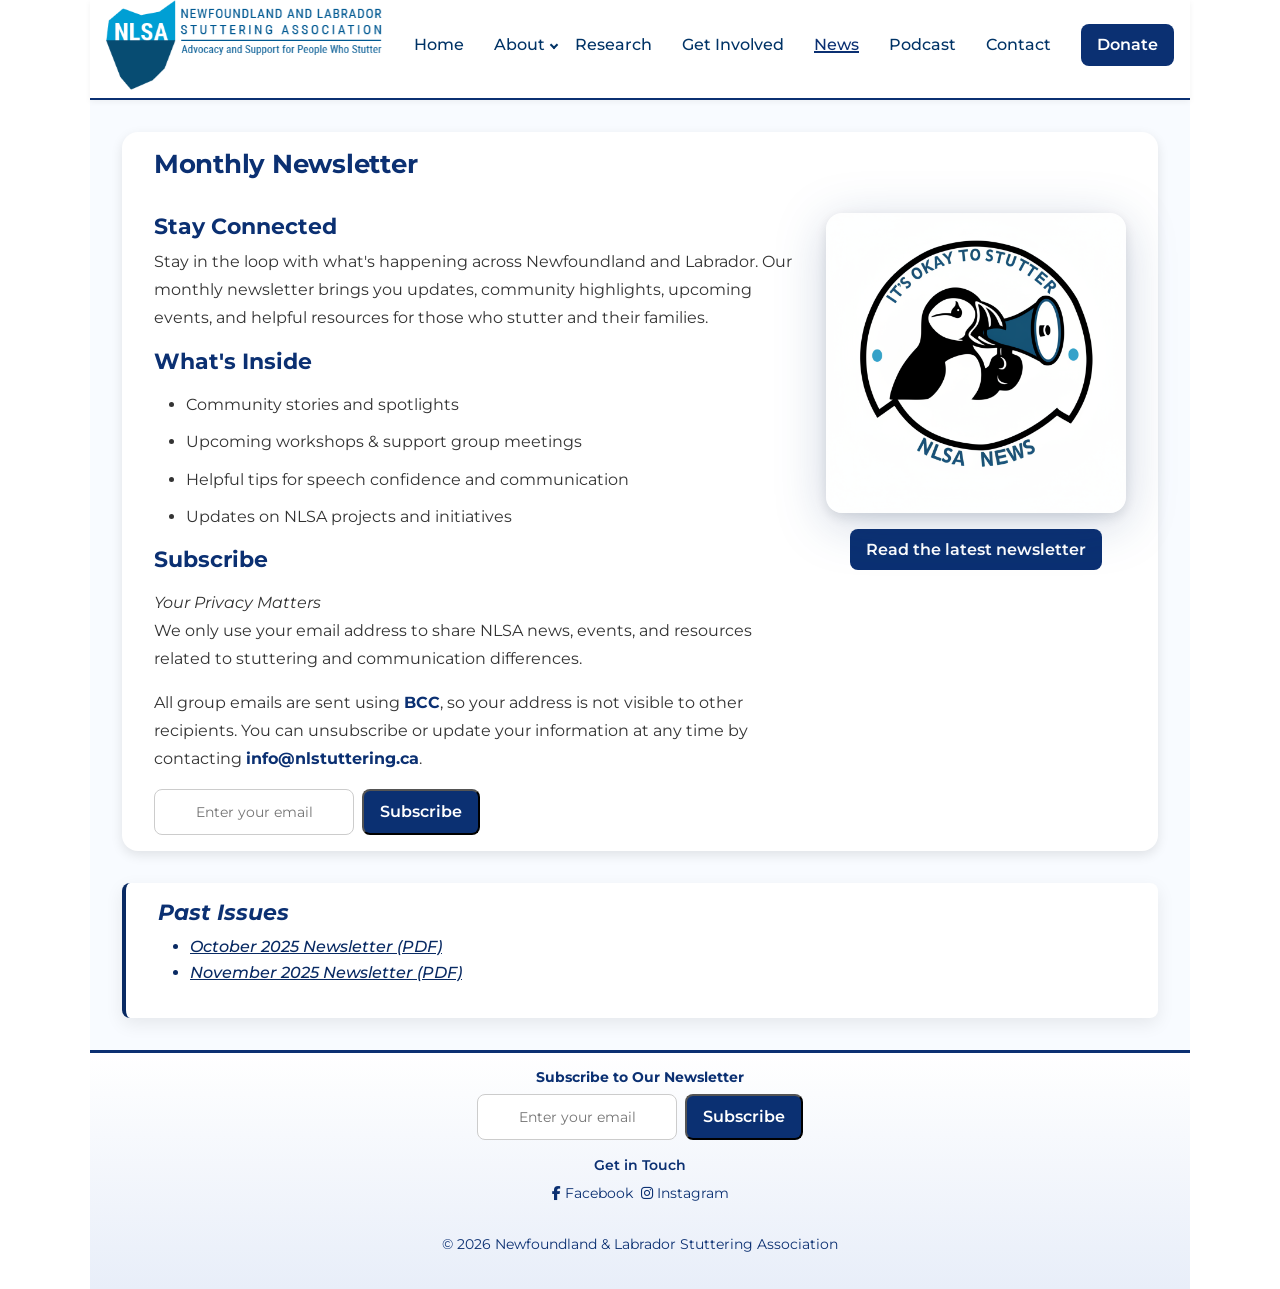
<file: static/news.html>
<!doctype html>
<html lang="en">
  <head>
    <meta charset="UTF-8" />
    <meta name="viewport" content="width=device-width, initial-scale=1.0" />

    <!-- ================== SEO (News Page) ================== -->
    <!-- Primary page description used by search engines -->
    <meta
      name="description"
      content="Stay updated with the Newfoundland and Labrador Stuttering Association (NLSA) newsletter. Get community news, events, resources, and updates for people who stutter."
    />

    <!-- Site author / organization metadata -->
    <meta
      name="author"
      content="Newfoundland and Labrador Stuttering Association"
    />

    <!-- Optional: search engine indexing control (currently disabled) -->
    <!-- <meta name="robots" content="index, follow" /> -->

    <!-- ================== Open Graph (Facebook / Social Sharing) ================== -->
    <meta
      property="og:title"
      content="NLSA News & Newsletter | Newfoundland and Labrador Stuttering Association"
    />
    <meta
      property="og:description"
      content="Read the latest NLSA newsletter, explore past issues, and stay connected with community news and events."
    />
    <meta property="og:type" content="website" />
    <meta property="og:url" content="http://localhost:10023/static/news.html" />
    <meta
      property="og:image"
      content="http://localhost:10023/static/assets/imgs/news-logo.png"
    />

    <!-- ================== Twitter / X Card Metadata ================== -->
    <meta name="twitter:card" content="summary_large_image" />
    <meta name="twitter:title" content="NLSA News & Newsletter" />
    <meta
      name="twitter:description"
      content="Stay connected with NLSA through our latest news, updates, and monthly newsletter."
    />
    <meta
      name="twitter:image"
      content="http://localhost:10023/static/assets/imgs/news-logo.png"
    />

    <!-- ================== PWA / Browser Theme Settings ================== -->
    <meta name="theme-color" content="#0b3072" />
    <meta name="application-name" content="NLSA" />

    <!-- Canonical URL to avoid duplicate content issues -->
    <link rel="canonical" href="http://localhost:10023/static/news.html" />

    <!-- ================== External Fonts & Icons ================== -->
    <!-- Google Fonts preconnect for performance optimization -->
    <link rel="preconnect" href="https://fonts.googleapis.com" />
    <link rel="preconnect" href="https://fonts.gstatic.com" crossorigin />

    <!-- Font Awesome icon library -->
    <link
      rel="stylesheet"
      href="https://cdnjs.cloudflare.com/ajax/libs/font-awesome/6.4.2/css/all.min.css"
    />

    <!-- Google Font: Montserrat -->
    <link
      href="https://fonts.googleapis.com/css2?family=Montserrat:wght@400;500;600;700&display=swap"
      rel="stylesheet"
    />

    <!-- ================== Stylesheets (Order Matters) ================== -->
    <link rel="stylesheet" href="assets/css/reset.css" />
    <link rel="stylesheet" href="assets/css/variables.css" />
    <link rel="stylesheet" href="assets/css/base.css" />
    <link rel="stylesheet" href="assets/css/layouts.css" />
    <link rel="stylesheet" href="assets/css/components.css" />
    <link rel="stylesheet" href="assets/css/navigation.css" />
    <link rel="stylesheet" href="assets/css/utilities.css" />

    <!-- ================== Favicons ================== -->
    <link
      rel="icon"
      type="image/png"
      sizes="32x32"
      href="assets/imgs/favicons/fav-icon-32.png"
    />

    <!-- Apple touch icons for iOS devices -->
    <link
      rel="apple-touch-icon"
      sizes="57x57"
      href="assets/imgs/favicons/fav-icon-57.png"
    />
    <link
      rel="apple-touch-icon"
      sizes="72x72"
      href="assets/imgs/favicons/fav-icon-72.png"
    />
    <link
      rel="apple-touch-icon"
      sizes="114x114"
      href="assets/imgs/favicons/fav-icon-114.png"
    />

    <!-- Shortcut icon fallback -->
    <link rel="shortcut icon" href="assets/imgs/favicons/fav-icon-32.png" />

    <title>News - Newfoundland and Labrador Stuttering Association</title>

    <!-- ================== Structured Data (SEO / Rich Results) ================== -->
    <script type="application/ld+json">
      {
        "@context": "https://schema.org",
        "@type": "Blog",
        "name": "NLSA News",
        "url": "https://nlstuttering.ca/news.html",
        "description": "Monthly newsletter and updates from the Newfoundland and Labrador Stuttering Association.",
        "publisher": {
          "@type": "NonprofitOrganization",
          "name": "Newfoundland and Labrador Stuttering Association"
        }
      }
    </script>
  </head>

  <body>
    <!-- Skip link for accessibility (keyboard users) -->
    <a href="#primary" class="skip-link">Skip to content</a>

    <!-- ================== SITE HEADER / NAVIGATION ================== -->
    <header class="site-header">
      <nav class="site-nav" aria-label="Main navigation">
        <div class="site-nav__inner">
          <!-- Brand / Logo -->
          <div class="site-nav__tagline">
            <a href="index.html">
              <img
                loading="lazy"
                src="assets/imgs/NLSA-logo.png"
                alt="Newfoundland and Labrador Stuttering Association logo"
              />
            </a>
          </div>

          <!-- Mobile hamburger menu button -->
          <button
            class="hamburger"
            type="button"
            aria-label="Toggle main menu"
            aria-expanded="false"
            aria-controls="primary-menu"
          >
            <span></span>
            <span></span>
            <span></span>
          </button>

          <!-- Primary navigation menu -->
          <ul id="primary-menu" class="site-nav__list" inert aria-hidden="true">
            <!-- Home -->
            <li>
              <a href="index.html" class="site-nav__link">
                <span class="link-text">Home</span>
              </a>
            </li>

            <!-- ================== ABOUT DROPDOWN ================== -->
            <li class="site-nav__item has-submenu">
              <a
                href="#"
                role="button"
                class="site-nav__link submenu-toggle"
                aria-haspopup="true"
                aria-expanded="false"
                aria-controls="submenu-about"
              >
                <span class="link-text">About</span>
              </a>

              <!-- Submenu -->
              <ul id="submenu-about" class="submenu" aria-label="About submenu">
                <li>
                  <a href="about.html" class="submenu__link">
                    <span class="link-text">Overview</span>
                  </a>
                </li>
                <li>
                  <a href="team.html" class="submenu__link">
                    <span class="link-text">Our Team</span>
                  </a>
                </li>

                <!-- Nested submenu -->
                <li class="has-submenu">
                  <a
                    href="#"
                    class="submenu__link submenu-toggle"
                    aria-haspopup="true"
                    aria-expanded="false"
                  >
                    <span class="link-text">History</span>
                  </a>

                  <!-- Sub-sub menu -->
                  <ul
                    class="submenu submenu--nested"
                    aria-label="History submenu"
                  >
                    <li>
                      <a href="early.html" class="submenu__link">
                        <span class="link-text">Early Years</span>
                      </a>
                    </li>
                    <li>
                      <a href="modern.html" class="submenu__link">
                        <span class="link-text">Modern Era</span>
                      </a>
                    </li>
                  </ul>
                </li>
              </ul>
            </li>

            <!-- Standard navigation links -->
            <li>
              <a href="research.html" class="site-nav__link">
                <span class="link-text">Research</span>
              </a>
            </li>

            <li>
              <a href="get-involved.html" class="site-nav__link">
                <span class="link-text">Get Involved</span>
              </a>
            </li>

            <!-- Active page -->
            <li>
              <a href="news.html" class="site-nav__link" aria-current="page">
                <span class="link-text">News</span>
              </a>
            </li>

            <!-- External link (opens in new tab) -->
            <li>
              <a
                href="https://somestutterluh.hcommons.org/"
                class="site-nav__link"
                target="_blank"
                rel="noopener noreferrer"
                aria-label="Podcast (opens in new tab)"
              >
                <span class="link-text"> Podcast </span>
              </a>
            </li>

            <li>
              <a href="contact.html" class="site-nav__link">
                <span class="link-text">Contact</span>
              </a>
            </li>

            <!-- CTA button -->
            <li>
              <a
                href="https://www.canadahelps.org/en/charities/newfoundland-and-labrador-stuttering-association-inc/"
                class="btn btn--cta"
                target="_blank"
                rel="noopener noreferrer"
                aria-label="Donate (opens in new tab)"
              >
                Donate
              </a>
            </li>
          </ul>
        </div>
      </nav>
    </header>

    <!-- Overlay used for mobile menu -->
    <div class="nav-backdrop"></div>

    <!-- ================== MAIN CONTENT ================== -->
    <main id="primary" class="wrapper">
      <!-- Newsletter intro section -->
      <section aria-labelledby="newsletter-intro">
        <div class="split-panel split-panel--text">
          <h1 id="newsletter-intro">Monthly Newsletter</h1>

          <div class="text-image">
            <!-- Text content column -->
            <div class="text-image__content">
              <h2>Stay Connected</h2>
              <p>
                Stay in the loop with what's happening across Newfoundland and
                Labrador. Our monthly newsletter brings you updates, community
                highlights, upcoming events, and helpful resources for those who
                stutter and their families.
              </p>

              <h2 class="u-mt-md u-mb-md">What's Inside</h2>
              <ul>
                <li>Community stories and spotlights</li>
                <li>Upcoming workshops & support group meetings</li>
                <li>Helpful tips for speech confidence and communication</li>
                <li>Updates on NLSA projects and initiatives</li>
              </ul>

              <h2 class="u-mt-md u-mb-md">Subscribe</h2>

              <!-- Privacy notice -->
              <p>
                <em>Your Privacy Matters</em><br />
                We only use your email address to share NLSA news, events, and
                resources related to stuttering and communication differences.
              </p>

              <p>
                All group emails are sent using <strong>BCC</strong>, so your
                address is not visible to other recipients. You can unsubscribe
                or update your information at any time by contacting
                <strong>info@nlstuttering.ca</strong>.
              </p>

              <!-- Newsletter signup form -->
              <form
                class="form-inline"
                action="https://formspree.io/f/mabcdxyz"
                method="POST"
              >
                <label for="newsletter-email" class="visually-hidden">
                  Email address
                </label>
                <input
                  class="form-input"
                  id="newsletter-email"
                  name="email"
                  type="email"
                  placeholder="Enter your email"
                  required
                />
                <button class="btn btn--primary" type="submit">
                  Subscribe
                </button>
              </form>
            </div>

            <!-- Media / featured newsletter -->
            <div class="text-image__media">
              <!-- Newsletter cover image -->
              <img
                class="u-float"
                loading="lazy"
                src="assets/imgs/news-logo.png"
                alt="NLSA News - Latest Newsletter"
              />

              <!-- Latest newsletter download link -->
              <a
                href="assets/newsletters/NLSA-December-2025-January-Newsletter-2026.pdf"
                target="_blank"
                rel="noopener noreferrer"
                class="btn btn--primary u-lift"
              >
                Read the latest newsletter
              </a>
            </div>
          </div>
        </div>
      </section>

      <!-- Past newsletters archive -->
      <section class="callout callout--bg-white" aria-labelledby="past-issues">
        <h2 id="past-issues">Past Issues</h2>

        <ul>
          <li>
            <a
              href="assets/newsletters/NLSA-Monthly-Update-—-October-2025.pdf"
              target="_blank"
              rel="noopener noreferrer"
              aria-label="October 2025 newsletter PDF, opens in a new tab"
            >
              October 2025 Newsletter (PDF)
            </a>
          </li>

          <li>
            <a
              href="assets/newsletters/NLSA-Monthly-Update-—-November-2025.pdf"
              target="_blank"
              rel="noopener noreferrer"
              aria-label="November 2025 newsletter PDF, opens in a new tab"
            >
              November 2025 Newsletter (PDF)
            </a>
          </li>
        </ul>
      </section>
    </main>

    <!-- ================== FOOTER ================== -->
    <footer>
      <div class="wrapper footer-inner">
        <!-- Footer newsletter signup -->
        <div>
          <h2 class="footer__title">Subscribe to Our Newsletter</h2>

          <form
            class="form-inline"
            action="https://formspree.io/f/mabcdxyz"
            method="POST"
          >
            <label for="footer-email" class="visually-hidden">
              Email address
            </label>
            <input
              class="form-input"
              id="footer-email"
              name="email"
              type="email"
              placeholder="Enter your email"
              required
            />
            <button
              class="btn btn--primary"
              type="submit"
              aria-label="Subscribe to our newsletter"
            >
              Subscribe
            </button>
          </form>
        </div>

        <!-- Social media links -->
        <div>
          <h3 class="footer__title">Get in Touch</h3>

          <div class="social-icons">
            <a
              href="https://www.facebook.com/groups/535643736920153/"
              aria-label="Get in touch with us through Facebook"
            >
              <i class="fab fa-facebook-f" aria-hidden="true"></i> Facebook
            </a>

            <a
              href="https://www.instagram.com/nlstuttering/"
              aria-label="Get in touch with us through Instagram"
            >
              <i class="fab fa-instagram" aria-hidden="true"></i> Instagram
            </a>
          </div>
        </div>

        <!-- Copyright -->
        <div class="footer__bottom">
          <p class="footer__text">
            &copy; 2026 Newfoundland &amp; Labrador Stuttering Association
          </p>
        </div>
      </div>
    </footer>

    <!-- Main site JavaScript -->
    <script src="assets/js/scripts.js"></script>
  </body>
</html>
</file>
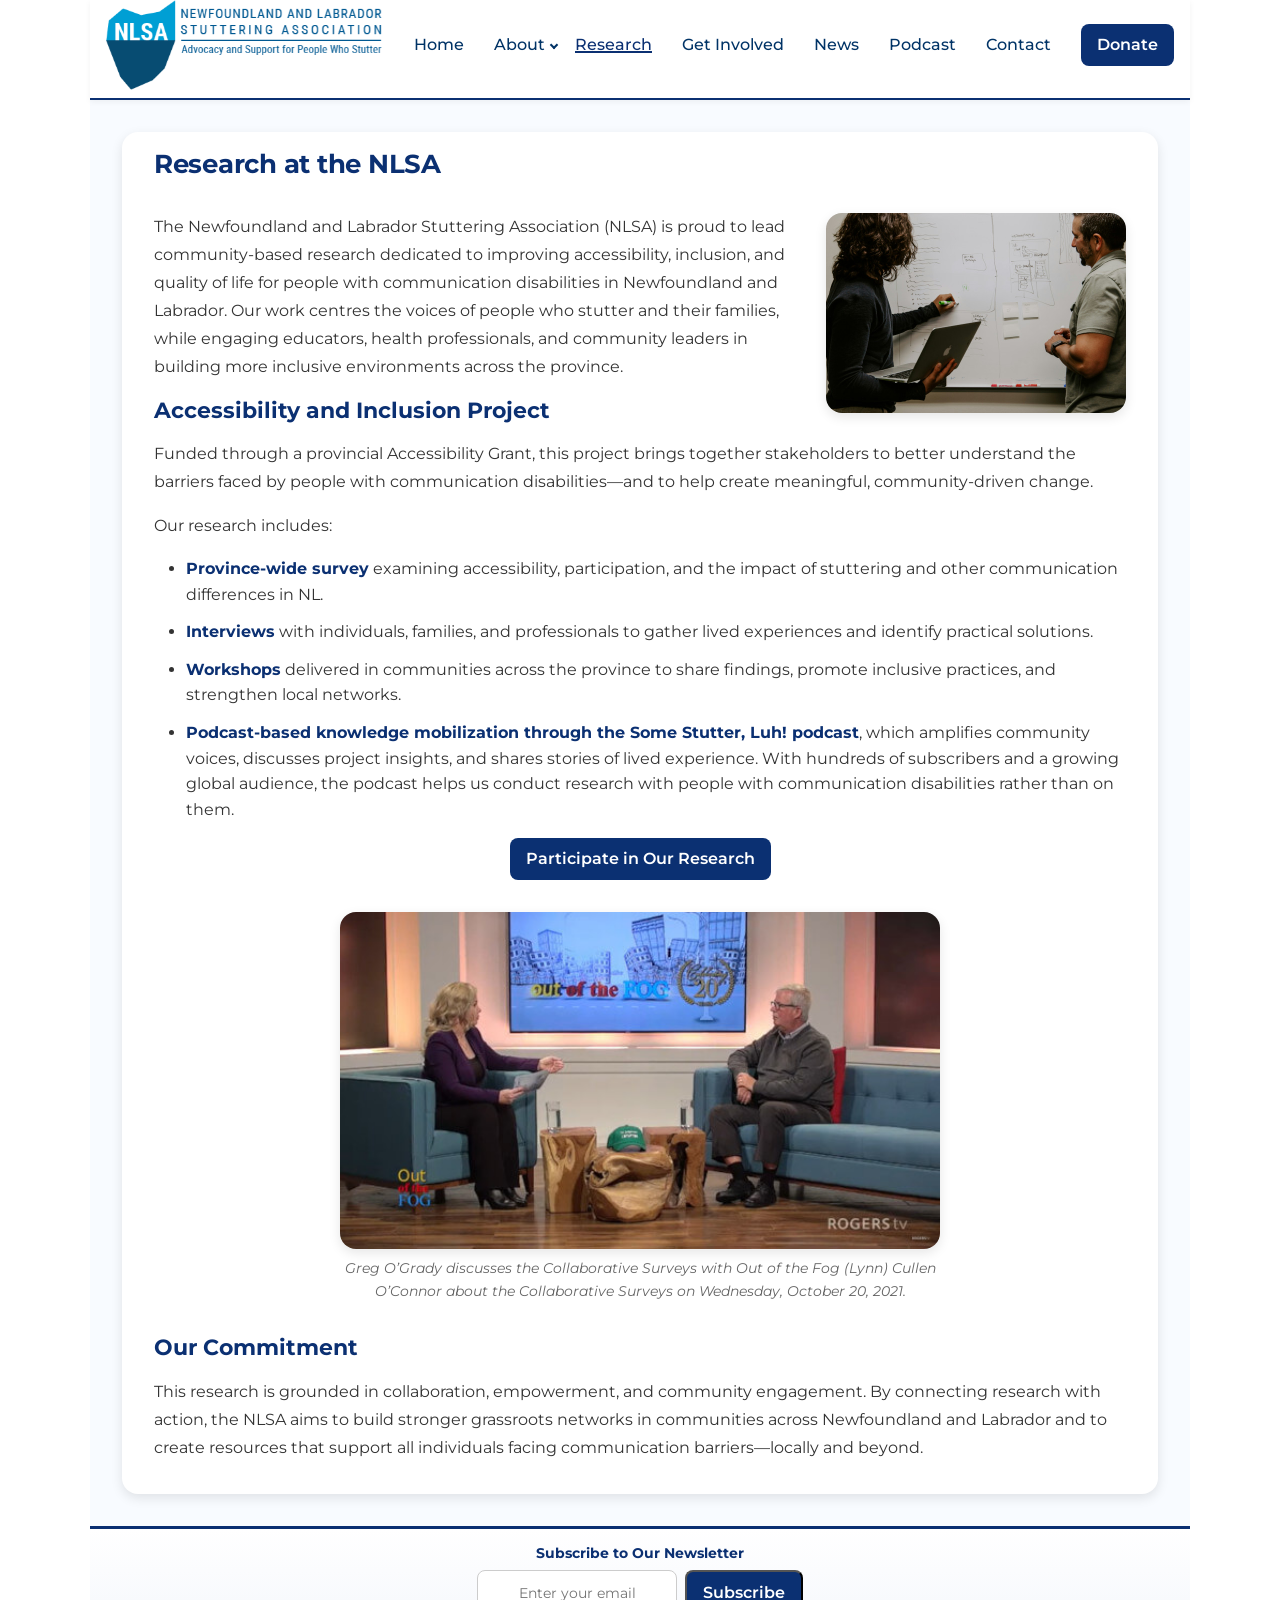
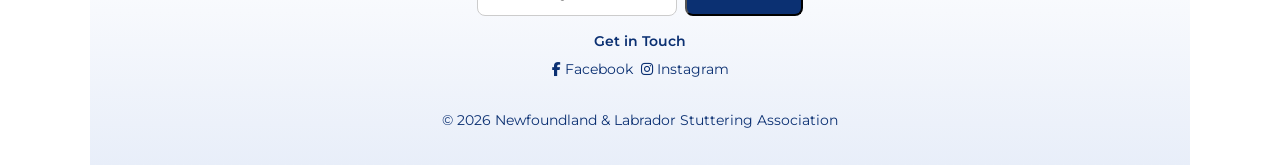
<file: static/research.html>
<!doctype html>
<html lang="en">
  <head>
    <meta charset="UTF-8" />
    <meta name="viewport" content="width=device-width, initial-scale=1.0" />

    <!-- =========================================================
         SEO META (Search Engine Optimization)
         Purpose: Improve discoverability and page relevance
    ========================================================== -->

    <!-- Core SEO Meta (Research Page) -->
    <meta
      name="description"
      content="Explore research by the Newfoundland and Labrador Stuttering Association (NLSA) focused on accessibility, inclusion, and supporting people with communication disabilities."
    />

    <meta
      name="author"
      content="Newfoundland and Labrador Stuttering Association"
    />

    <!-- Optional crawler control (currently disabled)
         Uncomment if you want search engines to index page -->
    <!-- <meta name="robots" content="index, follow" /> -->

    <!-- =========================================================
         OPEN GRAPH (SOCIAL MEDIA SHARING)
         Controls preview when sharing link on Facebook, LinkedIn, etc.
    ========================================================== -->
    <meta
      property="og:title"
      content="Research | Newfoundland and Labrador Stuttering Association"
    />
    <meta
      property="og:description"
      content="Learn about NLSA’s research on accessibility, inclusion, and communication disabilities in Newfoundland and Labrador."
    />
    <meta property="og:type" content="website" />
    <meta
      property="og:url"
      content="http://localhost:10023/static/research.html"
    />
    <meta
      property="og:image"
      content="http://localhost:10023/static/assets/imgs/coworkers-researching-planning.jpg"
    />

    <!-- =========================================================
         TWITTER / X CARD
         Controls how page appears when shared on X (Twitter)
    ========================================================== -->
    <meta name="twitter:card" content="summary_large_image" />
    <meta name="twitter:title" content="NLSA Research" />
    <meta
      name="twitter:description"
      content="Discover research initiatives supporting people who stutter and improving accessibility in Newfoundland and Labrador."
    />
    <meta
      name="twitter:image"
      content="http://localhost:10023/static/assets/imgs/coworkers-researching-planning.jpg"
    />

    <!-- =========================================================
         THEME / APP SETTINGS
         Controls browser UI styling and PWA identity hints
    ========================================================== -->
    <meta name="theme-color" content="#0b3072" />
    <meta name="application-name" content="NLSA" />

    <!-- Canonical URL ensures SEO avoids duplicate content issues -->
    <link rel="canonical" href="http://localhost:10023/static/research.html" />

    <!-- =========================================================
         FONTS & ICONS
         External resources loaded for typography and icons
    ========================================================== -->

    <!-- Preconnect improves font loading performance -->
    <link rel="preconnect" href="https://fonts.googleapis.com" />
    <link rel="preconnect" href="https://fonts.gstatic.com" crossorigin />

    <!-- Font Awesome (icons library) -->
    <link
      rel="stylesheet"
      href="https://cdnjs.cloudflare.com/ajax/libs/font-awesome/6.4.2/css/all.min.css"
    />

    <!-- Google Fonts: Montserrat (primary site font) -->
    <link
      href="https://fonts.googleapis.com/css2?family=Montserrat:wght@400;500;600;700&display=swap"
      rel="stylesheet"
    />

    <!-- =========================================================
         STYLESHEETS (CSS ARCHITECTURE)
         Organized by responsibility: reset → variables → layout → components
    ========================================================== -->
    <link rel="stylesheet" href="assets/css/reset.css" />
    <link rel="stylesheet" href="assets/css/variables.css" />
    <link rel="stylesheet" href="assets/css/base.css" />
    <link rel="stylesheet" href="assets/css/layouts.css" />
    <link rel="stylesheet" href="assets/css/components.css" />
    <link rel="stylesheet" href="assets/css/navigation.css" />
    <link rel="stylesheet" href="assets/css/utilities.css" />

    <!-- =========================================================
         FAVICONS (Browser + Device Icons)
    ========================================================== -->

    <!-- Standard favicon -->
    <link
      rel="icon"
      type="image/png"
      sizes="32x32"
      href="assets/imgs/favicons/fav-icon-32.png"
    />

    <!-- Apple touch icons (iOS home screen shortcuts) -->
    <link
      rel="apple-touch-icon"
      sizes="57x57"
      href="assets/imgs/favicons/fav-icon-57.png"
    />
    <link
      rel="apple-touch-icon"
      sizes="72x72"
      href="assets/imgs/favicons/fav-icon-72.png"
    />
    <link
      rel="apple-touch-icon"
      sizes="114x114"
      href="assets/imgs/favicons/fav-icon-114.png"
    />

    <!-- Legacy shortcut icon fallback -->
    <link rel="shortcut icon" href="assets/imgs/favicons/fav-icon-32.png" />

    <title>Research - Newfoundland and Labrador Stuttering Association</title>

    <!-- =========================================================
         STRUCTURED DATA (JSON-LD)
         Helps search engines understand page content
    ========================================================== -->
    <script type="application/ld+json">
      {
        "@context": "https://schema.org",
        "@type": "WebPage",
        "name": "Research at NLSA",
        "url": "https://nlstuttering.ca/research.html",
        "description": "Community-based research initiatives focused on accessibility, inclusion, and communication disability in Newfoundland and Labrador.",
        "about": {
          "@type": "ResearchProject",
          "name": "Accessibility and Inclusion Research Project"
        }
      }
    </script>
  </head>

  <body>
    <!-- Skip link improves keyboard accessibility for screen readers -->
    <a href="#primary" class="skip-link">Skip to content</a>

    <!-- =========================================================
         SITE HEADER / NAVIGATION
         Shared across all pages
    ========================================================== -->
    <header class="site-header">
      <nav class="site-nav" aria-label="Main navigation">
        <div class="site-nav__inner">
          <!-- Logo / Home link -->
          <div class="site-nav__tagline">
            <a href="index.html">
              <img
                loading="lazy"
                src="assets/imgs/NLSA-logo.png"
                alt="Newfoundland and Labrador Stuttering Association logo"
              />
            </a>
          </div>

          <!-- Mobile hamburger toggle button -->
          <button
            class="hamburger"
            type="button"
            aria-label="Toggle main menu"
            aria-expanded="false"
            aria-controls="primary-menu"
          >
            <span></span>
            <span></span>
            <span></span>
          </button>

          <!-- Main navigation menu -->
          <ul id="primary-menu" class="site-nav__list" inert aria-hidden="true">
            <!-- Home link -->
            <li>
              <a href="index.html" class="site-nav__link">
                <span class="link-text">Home</span>
              </a>
            </li>

            <!-- About dropdown menu -->
            <li class="site-nav__item has-submenu">
              <a
                href="#"
                role="button"
                class="site-nav__link submenu-toggle"
                aria-haspopup="true"
                aria-expanded="false"
                aria-controls="submenu-about"
              >
                <span class="link-text">About</span>
              </a>

              <!-- Submenu -->
              <ul id="submenu-about" class="submenu" aria-label="About submenu">
                <li>
                  <a href="about.html" class="submenu__link">
                    <span class="link-text">Overview</span>
                  </a>
                </li>
                <li>
                  <a href="team.html" class="submenu__link">
                    <span class="link-text">Our Team</span>
                  </a>
                </li>

                <!-- Nested submenu -->
                <li class="has-submenu">
                  <a
                    href="#"
                    class="submenu__link submenu-toggle"
                    aria-haspopup="true"
                    aria-expanded="false"
                  >
                    <span class="link-text">History</span>
                  </a>

                  <!-- Sub-sub menu -->
                  <ul
                    class="submenu submenu--nested"
                    aria-label="History submenu"
                  >
                    <li>
                      <a href="early.html" class="submenu__link">
                        <span class="link-text">Early Years</span>
                      </a>
                    </li>
                    <li>
                      <a href="modern.html" class="submenu__link">
                        <span class="link-text">Modern Era</span>
                      </a>
                    </li>
                  </ul>
                </li>
              </ul>
            </li>
            <!-- Main nav links -->
            <li>
              <a href="research.html" class="site-nav__link" aria-current="page"
                ><span class="link-text">Research</span></a
              >
            </li>
            <li>
              <a href="get-involved.html" class="site-nav__link"
                ><span class="link-text">Get Involved</span></a
              >
            </li>
            <li>
              <a href="news.html" class="site-nav__link"
                ><span class="link-text">News</span></a
              >
            </li>

            <!-- External podcast link (opens new tab) -->
            <li>
              <a
                href="https://somestutterluh.hcommons.org/"
                class="site-nav__link"
                target="_blank"
                rel="noopener noreferrer"
                aria-label="Podcast (opens in new tab)"
              >
                <span class="link-text"> Podcast </span>
              </a>
            </li>

            <li>
              <a href="contact.html" class="site-nav__link"
                ><span class="link-text">Contact</span></a
              >
            </li>

            <!-- CTA button -->
            <li>
              <a
                href="https://www.canadahelps.org/en/charities/newfoundland-and-labrador-stuttering-association-inc/"
                class="btn btn--cta"
                target="_blank"
                rel="noopener noreferrer"
                aria-label="Donate (opens in new tab)"
              >
                Donate
              </a>
            </li>
          </ul>
        </div>
      </nav>
    </header>

    <!-- Overlay used for mobile navigation interaction -->
    <div class="nav-backdrop"></div>

    <!-- =========================================================
         MAIN PAGE CONTENT
    ========================================================== -->
    <main id="primary" class="wrapper">
      <!-- Research page hero/content section -->
      <section
        class="split-panel split-panel--text"
        aria-labelledby="page-heading"
      >
        <h1 id="page-heading">Research at the NLSA</h1>

        <!-- Two-column layout: image + content -->
        <div class="text-image text-image--wrap">
          <!-- Visual supporting research theme -->
          <div class="text-image__media">
            <img
              loading="lazy"
              src="assets/imgs/coworkers-researching-planning.jpg"
              alt="Coworkers researching and planning"
            />
          </div>

          <!-- Main research content -->
          <div class="text-image__content">
            <!-- Intro paragraph explaining mission -->
            <p>
              The Newfoundland and Labrador Stuttering Association (NLSA) is
              proud to lead community-based research dedicated to improving
              accessibility, inclusion, and quality of life for people with
              communication disabilities in Newfoundland and Labrador. Our work
              centres the voices of people who stutter and their families, while
              engaging educators, health professionals, and community leaders in
              building more inclusive environments across the province.
            </p>

            <!-- Project section -->
            <h2 class="u-mt-md u-mb-md">Accessibility and Inclusion Project</h2>

            <p>
              Funded through a provincial
              <a href="https://www.gov.nl.ca/sswb/accessibility-grant/"
                >Accessibility Grant</a
              >, this project brings together stakeholders to better understand
              the barriers faced by people with communication disabilities—and
              to help create meaningful, community-driven change.
            </p>

            <!-- List of research methods -->
            <p>Our research includes:</p>

            <ul>
              <li>
                <strong>Province-wide survey</strong> examining accessibility,
                participation, and the impact of stuttering and other
                communication differences in NL.
              </li>
              <li>
                <strong>Interviews</strong> with individuals, families, and
                professionals to gather lived experiences and identify practical
                solutions.
              </li>
              <li>
                <strong>Workshops</strong> delivered in communities across the
                province to share findings, promote inclusive practices, and
                strengthen local networks.
              </li>
              <li>
                <strong
                  >Podcast-based knowledge mobilization through the Some
                  Stutter, Luh! podcast</strong
                >, which amplifies community voices, discusses project insights,
                and shares stories of lived experience. With hundreds of
                subscribers and a growing global audience, the podcast helps us
                conduct research with people with communication disabilities
                rather than on them.
              </li>
            </ul>

            <!-- Call to action -->
            <p class="u-text-center">
              <a href="get-involved.html" class="btn btn--primary">
                Participate in Our Research
              </a>
            </p>

            <!-- Supporting image + caption -->
            <figure class="figure">
              <img
                loading="lazy"
                src="assets/imgs/greg-out-of-the-fog-interview.jpg"
                alt="Community workshop session in Newfoundland and Labrador"
              />
              <figcaption>
                Greg O’Grady discusses the Collaborative Surveys with Out of the
                Fog (Lynn) Cullen O’Connor about the Collaborative Surveys on
                Wednesday, October 20, 2021.
              </figcaption>
            </figure>

            <!-- Closing section -->
            <h2 class="u-mt-md u-mb-md">Our Commitment</h2>

            <p>
              This research is grounded in collaboration, empowerment, and
              community engagement. By connecting research with action, the NLSA
              aims to build stronger grassroots networks in communities across
              Newfoundland and Labrador and to create resources that support all
              individuals facing communication barriers—locally and beyond.
            </p>
          </div>
        </div>
      </section>
    </main>

    <!-- =========================================================
         FOOTER
    ========================================================== -->
    <footer>
      <!-- Newsletter + social links wrapper -->
      <div class="wrapper footer-inner">
        <!-- Newsletter signup -->
        <div>
          <h2 class="footer__title">Subscribe to Our Newsletter</h2>

          <form
            class="form-inline"
            action="https://formspree.io/f/mabcdxyz"
            method="POST"
          >
            <label for="footer-email" class="visually-hidden"
              >Email address</label
            >
            <input
              class="form-input"
              id="footer-email"
              name="email"
              type="email"
              placeholder="Enter your email"
              required
            />
            <button class="btn btn--primary" type="submit">Subscribe</button>
          </form>
        </div>

        <!-- Social media links -->
        <div>
          <h3 class="footer__title">Get in Touch</h3>
          <div class="social-icons">
            <a
              href="https://www.facebook.com/groups/535643736920153/"
              aria-label="Facebook"
            >
              <i class="fab fa-facebook-f" aria-hidden="true"></i> Facebook
            </a>

            <a
              href="https://www.instagram.com/nlstuttering/"
              aria-label="Instagram"
            >
              <i class="fab fa-instagram" aria-hidden="true"></i> Instagram
            </a>
          </div>
        </div>

        <!-- Copyright -->
        <div class="footer__bottom">
          <p class="footer__text">
            &copy; 2026 Newfoundland &amp; Labrador Stuttering Association
          </p>
        </div>
      </div>
    </footer>

    <!-- Main site JavaScript -->
    <script src="assets/js/scripts.js"></script>
  </body>
</html>
</file>
<file: static/assets/css/variables.css>
/* ================== 2. Variables ================== */
/* Central design tokens for the entire project.
   These variables define color, spacing, typography, motion, etc.
   Update here to apply consistent changes globally. */

:root {
  /* ------------------- Colours ------------------- */
  /* Core brand + UI colours */
  --primary: #0b3072;
  --primary-dark: #092a63;
  --accent: #029fd4;

  /* Text colours */
  --text: #333;
  --text-muted: #666;

  /* Backgrounds */
  --bg-light: #f8fbff;
  --white: #fff;
  --black: #000;

  /* Borders / neutral UI */
  --border: #ccc;

  /* ------------------- Font Sizes ------------------- */
  /* Fluid scale from small UI text to large headings */
  --text-xs: 0.8125rem;
  --text-sm: 0.875rem;
  --text-base: 1rem;
  --text-md: 1.0625rem;
  --text-lg: 1.125rem;
  --text-xl: 1.25rem;
  --text-2xl: 1.375rem;
  --text-3xl: 1.625rem;

  /* ------------------- Font Weights ------------------- */
  /* Keep consistent naming across components */
  --fw-regular: 400;
  --fw-medium: 500;
  --fw-semibold: 600;
  --fw-bold: 700;

  /* ------------------- Line Heights ------------------- */
  /* Tuned for readability at different text sizes */
  --lh-tight: 1.25; /* headings */
  --lh-snug: 1.3; /* subheadings */
  --lh-normal: 1.4; /* UI text */
  --lh-base: 1.6; /* default body */
  --lh-relaxed: 1.75; /* long-form text */

  /* ------------------- Border Radius ------------------- */
  /* Consistent rounding across UI elements */
  --radius: 1rem;
  --radius-sm: 8px;

  /* ------------------- Borders ------------------- */
  /* Standard border tokens */
  --border-thick: 0.25rem;
  --border-dotted: 1px dotted var(--border);

  /* ------------------- Shadows ------------------- */
  /* Elevation system: small → large */
  --shadow-sm: 0 2px 6px rgba(0, 0, 0, 0.05);
  --shadow: 0 4px 12px rgba(0, 0, 0, 0.1);
  --shadow-md: 0 6px 18px rgba(0, 0, 0, 0.08);
  --shadow-lg: 0 10px 15px rgba(0, 0, 0, 0.1), 0 4px 6px rgba(0, 0, 0, 0.05);

  /* Semantic shadow aliases (use these in components) */
  --shadow-card: var(--shadow);
  --shadow-quote: var(--shadow-md);
  --shadow-elevated: var(--shadow-lg);

  /* ------------------- Spacing Scale ------------------- */
  /* Based on a consistent rhythm (4px/8px system) */
  --space-xs: 0.25rem;
  --space-sm: 0.5rem;
  --space-small-plus: 0.75rem;
  --space-md: 1rem;
  --space-md-plus: 1.5rem;
  --space-lg: 2rem;
  --space-xlg: 4rem;

  /* ------------------- Icon Sizes ------------------- */
  /* Standard sizes for inline SVG/icons */
  --icon-sm: 1rem;
  --icon-md: 1.5rem;
  --icon-lg: 2.5rem;

  /* ------------------- Content Widths ------------------- */
  /* Used for readable text containers */
  --content-narrow: 37.5rem;

  /* ------------------- Z-Index Scale ------------------- */
  /* Layering system to avoid arbitrary values */
  --z-base: 1;
  --z-dropdown: 100;
  --z-overlay: 1000;
  --z-modal: 2000;

  /* ------------------- Motion & Easing ------------------- */
  /* Standard easing curves */
  --ease-standard: ease;
  --ease-in-out: ease-in-out;

  /* Custom easing for smoother UI transitions */
  --ease-out-soft: cubic-bezier(0.22, 1, 0.36, 1);
  --ease-in-soft: cubic-bezier(0.4, 0, 0.2, 1);

  /* Timing durations */
  --motion-fast: 180ms;
  --motion-smooth: 320ms;
  --motion-delay: 60ms;

  /* Transition presets (preferred for consistency) */
  --transition-fast: var(--motion-fast) var(--ease-standard);
  --transition-base: 0.25s var(--ease-standard);
  --transition-slow: 0.35s var(--ease-standard);
  --transition-slower: 0.42s var(--ease-standard);

  /* Animation timing */
  --float-speed: 2s;

  /* ------------------- Misc ------------------- */
  /* Layout-specific values */
  --drawer-width: 280px;
}
</file>
<file: static/assets/css/base.css>
/* ================== 3. Base (HTML elements) =================== */
/* Enable smooth scrolling only when user has NOT requested reduced motion */
@media (prefers-reduced-motion: no-preference) {
  html {
    scroll-behavior: smooth;
  }
}

/* Abbreviations: remove default underline and replace with dotted hint */
abbr {
  text-decoration: none;
  border-bottom: var(--border-dotted); /* visual cue for tooltip */
  cursor: help; /* indicates additional info on hover */
}

/* Base body styles */
body {
  background: var(--white);
  color: var(--text);
  font-family: 'Montserrat', sans-serif;
  line-height: var(--lh-base);
  font-size: var(--text-base);
}

/* Lock scroll when mobile menu is open */
body.menu-open {
  position: fixed;
  width: 100%;
  overscroll-behavior: none; /* prevents bounce/scroll chaining */
}

/* Responsive images */
img {
  max-width: 100%; /* prevents overflow */
  display: block; /* removes inline spacing issues */
}

/* Section spacing */
section {
  margin-bottom: var(--space-lg); /* consistent vertical rhythm */
}

/* Remove margin from last section */
section:last-of-type {
  margin-bottom: 0;
}

/* Default list spacing */
ul,
ol {
  margin-bottom: var(--space-md);
}

/* --- Typography --- */

/* ================== Headings ================== */
/* Consistent heading scale using design tokens */

/* Primary page heading */
h1 {
  font-size: var(--text-3xl);
  font-weight: var(--fw-bold);
  color: var(--primary);
  line-height: var(--lh-tight);
  margin-bottom: var(--space-md);
  letter-spacing: -0.01em; /* slight tightening for large text */
}

/* Section headings */
h2 {
  font-size: var(--text-2xl);
  font-weight: var(--fw-bold);
  color: var(--primary);
  line-height: var(--lh-tight);
  margin-bottom: var(--space-sm);
}

/* Subsection headings */
h3 {
  font-size: var(--text-xl);
  font-weight: var(--fw-semibold);
  color: var(--primary);
  line-height: var(--lh-snug);
  margin-bottom: var(--space-sm);
}

/* Supporting headings */
h4 {
  font-size: var(--text-lg);
  font-weight: var(--fw-semibold);
  color: var(--primary);
  line-height: var(--lh-normal);
}

h5 {
  font-size: var(--text-md);
  font-weight: var(--fw-medium);
  color: var(--primary);
  line-height: var(--lh-normal);
}

h6 {
  font-size: var(--text-sm);
  font-weight: var(--fw-medium);
  color: var(--primary);
  line-height: var(--lh-normal);
}

/* Body text */
p {
  font-size: var(--text-base);
  line-height: var(--lh-relaxed); /* improved readability for paragraphs */
  max-width: 68ch; /* optimal line length */
  margin-bottom: var(--space-md);
}

/* Emphasis text */
strong {
  color: var(--primary); /* aligns emphasis with brand color */
}

/* Base link reset */
a {
  color: inherit; /* inherit text color */
  text-decoration: none; /* remove default underline (handled elsewhere) */
}

/* Center page heading on mobile for better layout balance */
@media (max-width: 768px) {
  #page-heading {
    text-align: center;
  }
}

/* Text selection styling */
::selection {
  background: var(--accent);
  color: var(--white);
}
</file>
<file: static/assets/css/layouts.css>
/* --- main ---
   Primary content container.
   Provides consistent background and vertical spacing for all pages.
*/
main {
  display: block;
  background-color: var(--bg-light);
  padding: var(--space-lg) 0;
}

/* --- wrapper ---
   Constrains content width and centers it horizontally.
   Acts as a reusable page container.
*/
.wrapper {
  max-width: 1100px;
  margin: 0 auto;
  padding-inline: var(--space-lg);
}

@media (max-width: 768px) {
  /* Ensure paragraphs remain left-aligned on smaller screens
     (overrides any centered text in components if needed) */
  .wrapper p {
    text-align: left;
  }
}

/* --- layout grid system ---
   12-column CSS grid for flexible layouts.
   Use .col-* utilities to control column span.
*/
.layout-grid {
  display: grid;
  grid-template-columns: repeat(12, 1fr);
  gap: var(--space-lg);
  align-items: stretch; /* ensures equal-height items */
}

/* --- columns ---
   Utility classes for spanning grid columns.
   Designed for desktop-first layout.
*/
.layout-grid > .col-12 {
  grid-column: span 12;
}
.layout-grid > .col-8 {
  grid-column: span 8;
}
.layout-grid > .col-7 {
  grid-column: span 7;
}
.layout-grid > .col-6 {
  grid-column: span 6;
}
.layout-grid > .col-5 {
  grid-column: span 5;
}
.layout-grid > .col-4 {
  grid-column: span 4;
}

/* --- cards (grid items) ---
   Standard card component used within the grid.
   Centers content and provides elevation + hover interaction.
*/
.layout-grid__item {
  display: flex;
  flex-direction: column;
  align-items: center;

  text-align: center;
  background: var(--white);
  padding: var(--space-md);
  border-radius: var(--radius);
  box-shadow: var(--shadow);

  /* subtle lift + shadow on hover */
  transition:
    box-shadow var(--transition-base),
    transform var(--transition-base);
}

/* Hover interaction for cards */
.layout-grid__item:hover {
  transform: translateY(-4px);
  box-shadow: var(--shadow-lg);
}

/* Card image constraints */
.layout-grid__item img {
  width: 100%;
  max-width: 300px;
  height: auto;
}

/* Ensure headings are centered inside cards */
.layout-grid__item h2 {
  text-align: center;
}

/* Paragraph behavior inside cards */
.layout-grid__item p {
  line-height: var(--lh-base);
  text-align: center; /* unified with card design */
  flex-grow: 1; /* pushes content to fill height evenly */
}

/* --- tablet breakpoint ---
   Collapse 12-column grid into 2 equal columns.
   Simplifies layout while maintaining spacing.
*/
@media (max-width: 768px) {
  .layout-grid {
    grid-template-columns: repeat(2, 1fr);
  }

  /* Reset manual column spans */
  .layout-grid__item {
    grid-column: auto;
  }

  /* Previously uneven spans become equal columns */
  .layout-grid > .col-5,
  .layout-grid > .col-7 {
    grid-column: span 1;
  }

  /* Slightly reduce image size for smaller screens */
  .layout-grid__item img {
    max-width: 210px;
  }
}

/* --- mobile breakpoint ---
   Single-column stacked layout for narrow screens.
*/
@media (max-width: 480px) {
  .layout-grid {
    grid-template-columns: 1fr;
  }

  /* Each item spans full width */
  .layout-grid__item {
    grid-column: 1 / -1;
  }
}
</file>
<file: static/assets/css/components.css>
/* ============== 5. Components (reusable blocks) =============== */

/* --- Announcement ---
   Flexible banner component used for alerts, updates, or calls to action.
   Supports icon + content + optional CTA layout.
*/
.announcement {
  display: flex;
  align-items: center;
  gap: var(--space-lg);

  background: var(--primary);
  color: var(--white);

  padding: var(--space-md) var(--space-lg);

  border-radius: var(--radius);
  box-shadow: var(--shadow);
}

/* Icon stays fixed size and does not shrink */
.announcement__icon {
  flex-shrink: 0;
}

/* SVG icon inherits text color */
.announcement__icon svg {
  width: var(--icon-lg);
  height: var(--icon-lg);
  stroke: currentColor;
}

/* Content expands to fill available space */
.announcement__content {
  flex: 1;
  display: flex;
  flex-direction: column;
  gap: var(--space-xs);
}

/* Ensure readable contrast on dark backgrounds */
.announcement__content p {
  color: var(--white);
}

/* CTA container (e.g., button) stays compact */
.announcement__actions {
  flex-shrink: 0;
}

/* Headings inherit white for contrast */
.announcement__content > h2 {
  color: var(--white);
}

/* Theme variants */
.announcement--primary {
  background: var(--primary);
  color: var(--white);
}

.announcement--accent {
  background: var(--accent);
  color: var(--white);
}

.announcement--light {
  background: var(--bg-light);
  color: var(--primary);
}

/* Centered layout (stacked) */
.announcement--center {
  flex-direction: column;
  text-align: center;
}

/* Compact spacing variant */
.announcement--compact {
  padding: var(--space-md) var(--space-md-plus);
}

@media (max-width: 768px) {
  /* Switch to grid for better alignment on small screens */
  .announcement {
    display: grid;
    grid-template-columns: auto 1fr;

    text-align: center;
    gap: var(--space-md);

    justify-content: center;
    align-items: center;

    padding: var(--space-lg);
  }

  /* Icon and content aligned side-by-side */
  .announcement__icon {
    grid-column: 1;
    grid-row: 1;
    align-self: center;
  }

  .announcement__content {
    grid-column: 2;
    grid-row: 1;
    align-self: center;
  }

  /* CTA spans full width below */
  .announcement__actions {
    grid-column: 1 / -1;
    text-align: center;
  }
}

@media (max-width: 480px) {
  /* Reduce spacing and hide icon for very small screens */
  .announcement {
    gap: var(--space-sm);
  }

  .announcement__icon {
    display: none;
  }

  .announcement__content {
    text-align: center;
  }
}

/* --- Blockquote ---
   Styled quote with emphasis and visual left border
*/
blockquote {
  padding: var(--space-md) var(--space-lg);
  border-left: var(--border-thick) solid var(--primary-dark);
  background-color: var(--bg-light);
  border-radius: var(--radius-sm);

  color: var(--primary-dark);
  font-style: italic;
  font-weight: var(--fw-medium);

  box-shadow: var(--shadow-quote);
}

/* Citation styling inside blockquote */
blockquote cite {
  display: inline-block;
  font-style: normal;
  color: var(--primary);
  font-size: var(--text-base);
  opacity: 0.8;
}

/* --- Buttons ---
   Base button styles + variants
*/
.btn {
  display: inline-block;
  padding: var(--space-sm) var(--space-md);
  border-radius: var(--radius-sm);
  font-weight: var(--fw-semibold);
  text-align: center;
  line-height: var(--lh-base);
  transition: var(--transition-base);
}

/* Primary button (default CTA look) */
.btn--primary {
  background: var(--primary);
  color: var(--white);
}

/* Secondary button (inverted style) */
.btn--secondary {
  background: var(--white);
  color: var(--primary);
}

/* CTA hover effect (lift + color change) */
.btn--cta:hover {
  background: var(--accent);
  color: var(--black);
  transform: translateY(-2px);
}

/* Shared CTA styles */
.btn--cta,
.btn--nlsa {
  background: var(--primary);
  color: var(--white);
}

/* Ensure all buttons show pointer cursor */
button,
.btn {
  cursor: pointer;
}

/* --- Callouts ---
   Highlighted content block for emphasis or notes
*/
.callout {
  margin: var(--space-lg) 0;

  padding: var(--space-md) var(--space-lg);
  border-left: 4px solid var(--primary-dark);

  border-radius: var(--radius-sm);

  font-style: italic;
  font-weight: var(--fw-medium);

  box-shadow: var(--shadow-quote);
}

/* Light background variant */
.callout--bg-white {
  background-color: var(--white);
  color: var(--primary-dark);
}

/* Lists inside callouts */
.callout ul {
  list-style: disc;
  padding-left: var(--space-lg);
  margin-top: var(--space-sm);
}

/* Links inside callouts (except buttons) */
.callout a:not(.btn) {
  text-decoration: underline;
}

.callout a:not(.btn):hover {
  text-decoration-thickness: 2px;
}

@media (max-width: 768px) {
  .callout ul {
    padding-left: var(--space-md);
  }
}

/* --- Figure ---
   Image + caption block
*/
.figure {
  margin: var(--space-lg) auto;
  text-align: center;
  max-width: var(--content-narrow);
}

/* Image styling */
.figure img {
  width: 100%;
  height: auto;
  border-radius: var(--radius);
  box-shadow: var(--shadow);
}

/* Caption styling */
.figure figcaption {
  margin-top: var(--space-sm);
  font-size: var(--text-sm);
  color: var(--text-muted, #666);
  font-style: italic;
}

/* --- Footer ---
   Centered footer with soft gradient background
*/
.footer-inner {
  display: flex;
  flex-direction: column;
  justify-content: center;
  align-items: center;
  gap: var(--space-md);

  padding: var(--space-md) 0;
  text-align: center;

  background: linear-gradient(to top, #e8eef9 0%, #fff 100%);
  border-top: 3px solid var(--primary);
}

.footer__title {
  font-size: var(--text-sm);
}

/* Inline form (e.g., newsletter signup) */
.form-inline {
  display: flex;
  gap: var(--space-sm);
  flex-wrap: wrap;
  justify-content: start;
  margin-top: var(--space-sm);
}

/* Input field styling */
.form-input {
  padding: var(--space-sm) var(--space-sm);
  border: 1px solid var(--border, #ccc);
  border-radius: var(--radius-sm);
  width: 12.5rem;
  font-size: var(--text-sm);
  text-align: center;
}

/* Footer text */
.footer__text {
  color: var(--primary);
  font-size: var(--text-sm);
  margin-top: var(--space-sm);
}

@media (max-width: 480px) {
  .footer__text {
    max-width: 290px;
  }

  .form-inline .btn--nlsa,
  .form-input {
    font-size: var(--text-sm);
  }
}

/* --- Social Icons ---
   Inline list of social/media links
*/
.social-icons {
  display: flex;
  gap: var(--space-sm);
  margin: var(--space-xs) 0;
}

.social-icons a {
  font-size: var(--text-sm);
  color: var(--primary);
  text-decoration: none;
  transition: color var(--transition-base);
}

.social-icons a:hover {
  color: var(--primary-dark);
  text-decoration: underline;
}

/* Centered variant */
.social-icons--center {
  justify-content: center;
  align-items: center;
}

/* --- Split Panel ---
   Two-column layout for content + media
*/
.split-panel {
  display: grid;
  align-items: center;
  grid-template-columns: var(--split-ratio, 1fr 1fr);
  gap: var(--space-md);

  background: var(--white);
  padding: var(--space-md) var(--space-lg);
  border-radius: var(--radius);
  box-shadow: var(--shadow);
}

/* Inner wrapper for width control */
.split-panel__inner {
  max-width: var(--content-width, 1200px);
  margin: 0 auto;
  padding: var(--space-lg);
}

/* Layout ratio modifiers */
.split-panel--67-33 {
  --split-ratio: 2fr 1fr;
}

.split-panel--50-50 {
  --split-ratio: 1fr 1fr;
}

/* Single-column (text-only) */
.split-panel--text {
  grid-template-columns: 1fr;
}

/* Hero variant (centered heading) */
.split-panel--hero h1 {
  text-align: center;
}

/* Center buttons in hero/center layouts */
.split-panel--hero .btn,
.split-panel--center .btn {
  display: block;
  width: fit-content;
  margin: var(--space-md) auto 0;
}

/* Centered text variant */
.split-panel--center h2,
.split-panel--center p {
  text-align: center;
}

/* Remove width constraint for text-only */
.split-panel--text p {
  max-width: none;
}

/* Content column width constraint */
.split-panel__content {
  max-width: 35em;
}

/* Image inside panel */
.split-panel__media img {
  width: min(600px, 90%);
  margin: 0 auto;
  height: auto;
}

@media (max-width: 768px) {
  /* Collapse to single column */
  .split-panel {
    grid-template-columns: 1fr;
    padding: var(--space-lg);

    gap: var(--space-sm);
  }

  .split-panel__media img {
    width: min(330px, 90%);
    margin: 0 auto;
    height: auto;
  }
}

/* =========================
   Text + Image Layout
   ========================= */

/* Two-column layout with fixed image column */
.text-image {
  display: grid;
  grid-template-columns: 1fr minmax(240px, 300px);
  gap: var(--space-lg);
  align-items: start;
}

/* Shared image styling */
.text-image__media img {
  width: 100%;
  height: auto;
  max-width: 300px;
  border-radius: var(--radius);
  box-shadow: var(--shadow);
  display: block;
}

/* Optional button under image */
.text-image__media .btn {
  display: block;
  width: fit-content;
  margin: var(--space-md) auto 0;
}

/* Prevent overflow issues in grid */
.text-image__content {
  min-width: 0;
}

/* Remove top margin for first paragraph */
.text-image__content p:first-child {
  margin-top: 0;
}

/* List styling inside text */
.text-image__content ul {
  list-style: disc;
  padding-left: var(--space-lg);
  margin: var(--space-md) 0;
}

.text-image__content ul li {
  margin-bottom: var(--space-small-plus);
}

/* Reverse layout (image left) using direction trick */
.text-image--reverse {
  direction: rtl;
}

.text-image--reverse > * {
  direction: ltr;
}

/* Float-based wrap variant (desktop only) */
.text-image--wrap::after {
  content: '';
  display: table;
  clear: both;
}

@media (min-width: 769px) {
  .text-image--wrap {
    display: block; /* override grid */
  }

  .text-image--wrap .text-image__media {
    float: right;
    margin: 0 0 var(--space-md) var(--space-lg);
    max-width: 300px;
  }

  .text-image--wrap .text-image__media img {
    width: 100%;
    height: auto;
    display: block;
  }
}

@media (max-width: 768px) {
  /* Stack layout vertically */
  .text-image {
    grid-template-columns: 1fr;
    gap: var(--space-xl);
  }

  .text-image__media {
    justify-self: center;
    margin-block: var(--space-lg);
  }

  .text-image__media img {
    max-width: 300px;
  }
}
</file>
<file: static/assets/css/navigation.css>
/* ================== Navigation ================== */
/* Backdrop overlay behind mobile drawer (dim + blur effect) */
.nav-backdrop {
  position: fixed;
  inset: 0;

  background: rgba(0, 0, 0, 0.45);

  /* hidden by default */
  opacity: 0;
  visibility: hidden;
  transform: scale(1.02); /* slight scale for subtle zoom-in feel */

  backdrop-filter: blur(0px);

  /* smooth fade + blur + visibility delay to prevent flicker */
  transition:
    opacity var(--motion-smooth) 60ms,
    transform var(--motion-smooth) 60ms,
    backdrop-filter var(--motion-smooth) 60ms,
    visibility 0s linear calc(var(--motion-smooth) + var(--motion-delay));

  z-index: 800;
  pointer-events: none; /* disabled until visible */

  will-change: opacity, transform, backdrop-filter;
}

/* Visible/open state */
.nav-backdrop.is-open {
  opacity: 1;
  visibility: visible;
  transform: scale(1);

  backdrop-filter: blur(4px);
  -webkit-backdrop-filter: blur(4px); /* Safari support */
}

/* Allow interaction when visible or closing */
.nav-backdrop.is-open,
.nav-backdrop.is-closing {
  pointer-events: auto;
}

/* --- Hamburger --- */
/* Mobile menu toggle button */
.hamburger {
  display: none; /* hidden on desktop */
  position: relative;
  align-items: center;
  margin-left: auto; /* pushes to right */
  z-index: 1100; /* above drawer */

  width: 44px;
  height: 44px;

  overflow: visible;
  padding: 12px;
  min-width: 50px;
  min-height: 50px;
  border: none;
  background: transparent;
  cursor: pointer;
}

/* Accessible focus state */
.hamburger:focus-visible {
  outline: 2px solid var(--accent);
  outline-offset: 3px;
}

/* Hamburger bars */
.hamburger span {
  display: block;
  position: absolute;
  left: 50%;
  width: 28px; /* bar length */
  height: 3px; /* bar thickness */
  background: var(--primary);
  border-radius: 2px;

  /* animate opacity + transform for morphing into "X" */
  transition:
    opacity var(--motion-fast),
    transform var(--motion-smooth) var(--ease-smooth);

  transform-origin: center;
  will-change: transform;
}

/* --- Position the 3 bars --- */
.hamburger span:nth-child(1) {
  top: 12px;
  transform: translateX(-50%);
}

.hamburger span:nth-child(2) {
  top: 20px;
  transform: translateX(-50%);
}

.hamburger span:nth-child(3) {
  top: 28px;
  transform: translateX(-50%);
}

/* --- Animate to X on open --- */
.hamburger.is-open span:nth-child(1) {
  top: 20px;
  transform: translateX(-50%) rotate(45deg);
}

.hamburger.is-open span:nth-child(2) {
  opacity: 0; /* hide middle bar */
}

.hamburger.is-open span:nth-child(3) {
  top: 20px;
  transform: translateX(-50%) rotate(-45deg);
}

/* Show hamburger only on mobile */
@media (max-width: 768px) {
  .hamburger {
    display: flex;
  }
}

/* --- header --- */
/* Sticky header that stays on top */
.site-header {
  position: sticky;
  top: 0;
  z-index: 2000;
  background: var(--white);
  overflow: visible;
}

/* --- site nav --- */
/* Main navigation container */
.site-nav {
  position: relative;
  z-index: auto;
  width: 100%;
  background: var(--white);
}

/* Reset default list styles */
.site-nav ul,
.site-nav ol {
  list-style: none;
  padding: 0;
  margin: 0;
}

/* --- Inner container --- */
/* Layout wrapper for logo + nav */
.site-nav__inner {
  display: flex;
  align-items: center;
  justify-content: space-between;
  gap: var(--space-md);

  max-width: 1100px;
  min-height: clamp(70px, 10vw, 100px);
  margin: 0 auto;
  padding: 0 var(--space-md) var(--space-sm);

  border-bottom: 2px solid var(--primary);
  box-shadow: var(--shadow-sm);
}

/* --- Tagline / Logo --- */
.site-nav__tagline {
  margin-right: auto;
  max-width: 380px;

  display: flex;
  align-items: center;

  /* subtle slide animation when menu opens on mobile */
  transition: transform var(--motion-smooth) var(--ease-smooth);
  will-change: transform;
}

.site-nav__tagline img {
  height: clamp(56px, 8vw, 90px);
  width: auto;
  display: block;
  margin-bottom: var(--mb);

  transition:
    transform var(--transition-base),
    opacity var(--transition-base);
}

/* Slight zoom on hover */
.site-nav__tagline:hover img {
  transform: scale(1.05);
}

/* --- Nav list --- */
/* Horizontal nav (desktop) / drawer (mobile) */
.site-nav__list {
  display: flex;
  align-items: center;
  gap: clamp(16px, 3vw, 30px);

  transition: transform var(--motion-smooth) var(--ease-out-soft);

  will-change: transform;
  outline: none;
  -webkit-overflow-scrolling: touch;
  overscroll-behavior: contain;
}

/* Closing animation state */
.site-nav__list.is-closing {
  transition: transform var(--motion-smooth) var(--ease-in-soft);
}

/* --- Links --- */
/* Top-level navigation links */
.site-nav__link {
  position: relative;
  display: inline-flex;
  align-items: center;
  color: #003366;
  font-weight: 500;
  white-space: nowrap;
  padding: 0.5rem 0;

  line-height: 1;

  transition:
    color var(--transition-base),
    transform var(--transition-fast);
}

/* Hover + current page styling */
.site-nav__link:hover,
.site-nav__link[aria-current='page'] {
  color: var(--primary);
}

/* ================== Unified underline (text-only) ================== */
/* Animated underline applied ONLY to text span */
.link-text {
  position: relative;
  display: inline-block;
}

.link-text::after {
  content: '';
  position: absolute;
  left: 0;
  bottom: 0;

  width: 100%;
  height: 2px;
  background: var(--primary);

  transform: scaleX(0);
  transform-origin: left;

  transition: transform var(--transition-base);
}

/* Trigger underline for hover, focus, and active states */
.site-nav__link:hover .link-text::after,
.site-nav__link:focus .link-text::after,
.site-nav__link:focus-visible .link-text::after,
.site-nav__link[aria-current='page'] .link-text::after,
.submenu__link:hover .link-text::after,
.submenu__link:focus .link-text::after,
.submenu__link:focus-visible .link-text::after,
.submenu__link[aria-current='page'] .link-text::after {
  transform: scaleX(1);
}

/* Accessible focus for submenu links */
.submenu__link:focus-visible {
  outline: 2px solid var(--accent);
  outline-offset: 2px;
}


@media (max-width: 768px) {
  .site-nav__link {
    display: inline-flex; /* key: shrink to text */
    width: auto; /* key: NOT full width */
    justify-content: center;
  }
}

/* caret icon */
.has-submenu > .site-nav__link {
  position: relative;
  width: 100%;
  justify-content: center; /* keeps text centered */
}

.has-submenu > .site-nav__link::before {
  content: '';
  position: absolute;
  right: 8px; /* pushes to far right */
  top: 50%;
  transform: translateY(-50%) rotate(45deg);

  width: 6px;
  height: 6px;

  border-right: 2px solid currentColor;
  border-bottom: 2px solid currentColor;
}

@media (min-width: 769px) {
  .has-submenu > .site-nav__link::before {
    right: -12px; /* moves caret outside link on desktop */
  }
}

.has-submenu:hover > .site-nav__link::before,
.has-submenu:focus-within > .site-nav__link::before,
.has-submenu.is-open > .site-nav__link::before {
  transform: translateY(-50%) rotate(-135deg);
}

.site-nav__link:focus-visible {
  outline: 2px solid var(--accent);
  outline-offset: 2px;
}

.site-nav__link:active {
  transform: translateY(0);
}

@media (min-width: 769px) {
  .site-nav__list {
    margin-right: var(--space-sm);
  }
}

@media (max-width: 768px) {
  .site-nav__link {
    display: flex;
    justify-content: center;
    width: 100%;
    padding: 0.5rem 0;
  }

  .site-nav__list > li {
    display: flex;
    flex-direction: column;
    justify-content: center;
    width: 100%;
  }

  body.menu-open .site-nav__tagline {
    transform: translateX(-60%);
  }

  .site-nav__inner {
    position: relative;
  }

  .site-nav__tagline {
    position: absolute;
    left: 50%;
    transform: translateX(-50%);
    margin-right: 0; /* override desktop behavior */
  }

  .site-nav__list {
    position: fixed;
    top: 3em;
    right: 0;
    bottom: 0;

    width: min(var(--drawer-width), 90vw);
    max-width: 85vw;

    height: 100dvh;

    display: flex;
    flex-direction: column;
    gap: var(--space-sm);

    padding: var(--space-md) !important;

    background: var(--white);
    box-shadow: var(--shadow-lg);

    transform: translateX(102%);
    transition: transform var(--motion-smooth);

    -webkit-overflow-scrolling: touch;

    z-index: 1000;
    overflow-y: auto;
    opacity: 0.98;
  }

  .site-nav__list.is-open {
    opacity: 1;
    transform: translateX(0) translateZ(0);
  }

  /* --- reset items --- */
  .site-nav__list > li {
    width: 100%;
    text-align: center;
    opacity: 0;
    transform: translateX(20px);
    transition:
      opacity var(--transition-slower),
      transform var(--motion-smooth);
  }

  /* --- open state --- */
  .site-nav__list.is-open > li {
    opacity: 1;
    transform: translateX(0) translateZ(0);
  }

  /* --- stagger --- */
  .site-nav__list.is-open > li:nth-child(1) {
    transition-delay: 40ms;
  }
  .site-nav__list.is-open > li:nth-child(2) {
    transition-delay: 70ms;
  }
  .site-nav__list.is-open > li:nth-child(3) {
    transition-delay: 100ms;
  }
  .site-nav__list.is-open > li:nth-child(4) {
    transition-delay: 130ms;
  }
  .site-nav__list.is-open > li:nth-child(5) {
    transition-delay: 160ms;
  }
  .site-nav__list.is-open > li:nth-child(6) {
    transition-delay: 190ms;
  }

  /* --- stagger reverse (on close) --- */
  .site-nav__list.is-closing > li:nth-child(1) {
    transition-delay: 190ms;
  }
  .site-nav__list.is-closing > li:nth-child(2) {
    transition-delay: 160ms;
  }
  .site-nav__list.is-closing > li:nth-child(3) {
    transition-delay: 130ms;
  }
  .site-nav__list.is-closing > li:nth-child(4) {
    transition-delay: 100ms;
  }
  .site-nav__list.is-closing > li:nth-child(5) {
    transition-delay: 70ms;
  }
  .site-nav__list.is-closing > li:nth-child(6) {
    transition-delay: 40ms;
  }
}

.site-nav__list.is-closing > li {
  transition:
    opacity var(--transition-base),
    transform var(--motion-smooth);
}

/* ================== Submenu (Desktop base) ================== */
/* Parent item containing submenu */
.has-submenu {
  position: relative;
  display: flex;
}

/* First-level dropdown */
.submenu {
  position: absolute;
  top: 100%;
  left: 0;

  min-width: 200px;
  background: var(--white);
  box-shadow: var(--shadow-lg);

  list-style: none;
  padding: var(--space-sm);
  margin: 0;

  /* hidden by default */
  opacity: 0;
  visibility: hidden;
  transform: translateY(10px);

  pointer-events: none;

  transition: all var(--transition-base);
  z-index: 999;
}

/* Open state controlled by JS or CSS */
.has-submenu.is-open .submenu {
  opacity: 1;
  visibility: visible;
  transform: translateY(0);
  pointer-events: auto;
}

/* submenu links */
.submenu__link {
  display: block;
  padding: 0.5rem 0.75rem;
  color: #003366;
  white-space: nowrap;
}

/* hover state */
.submenu__link:hover {
  color: var(--primary);
}

@media (min-width: 769px) {
  .has-submenu:hover > .submenu,
  .has-submenu:focus-within > .submenu,
  .has-submenu.is-open > .submenu {
    opacity: 1;
    visibility: visible;
    transform: translateY(0);
    pointer-events: auto;
  }

  .submenu .has-submenu:hover > .submenu--nested,
  .submenu .has-submenu:focus-within > .submenu--nested {
    max-height: 500px;
    opacity: 1;
    pointer-events: auto;
    visibility: visible;
  }

  .submenu {
    position: absolute;
    top: 100%;
    left: 0;

    min-width: 200px;
    background: var(--white);
    box-shadow: var(--shadow-lg);

    padding: var(--space-sm);
    margin: 0;

    opacity: 0;
    visibility: hidden;
    transform: translateY(10px);

    pointer-events: none;

    transition: all var(--transition-base);
    z-index: 9999;
  }
}

@media (max-width: 768px) {
  .submenu {
    position: static;

    text-align: left;

    max-height: 0;
    overflow: hidden;

    opacity: 0;
    transform: translateY(-6px);

    pointer-events: none;

    transition:
      max-height 0.3s ease,
      opacity 0.2s ease,
      transform 0.2s ease;
  }

  .submenu__link {
    justify-content: flex-start;
  }

  .has-submenu {
    display: block;
  }

  /* ONLY direct child submenu opens */
  .has-submenu.is-open > .submenu {
    max-height: 500px;
    opacity: 1;
    transform: translateY(0);
    pointer-events: auto;
  }
}

@media (hover: hover) and (pointer: fine) {
  .has-submenu:hover > .submenu {
    max-height: 500px;
    opacity: 1;
    transform: translateY(0);
    pointer-events: auto;
  }
}

@media (prefers-reduced-motion: reduce) {
  .site-nav__list,
  .site-nav__list a,
  .nav-backdrop,
  .hamburger span {
    transition: none !important;
  }
}


/* ================== Nested submenu ================== */
/* Second-level (flyout) menu */
.submenu--nested {
  position: absolute;
  top: 0;
  left: 100%;
  margin-left: 6px;
  min-width: 180px;
  padding-left: 12px;

  /* hidden by default */
  max-height: 0;
  opacity: 0;
  overflow: hidden;
  pointer-events: none;
  visibility: hidden;
}

/* Opens ONLY when its parent submenu item is open */
.submenu .has-submenu.is-open > .submenu--nested {
  max-height: 500px;
  opacity: 1;
  pointer-events: auto;
  visibility: visible;
}

/* mobile override */
@media (max-width: 768px) {
  .submenu--nested {
    position: static;
    margin-left: 0;
  }

  .submenu--nested .submenu__link {
    padding-left: var(--space-md-plus);
  }
}

.submenu .has-submenu {
  position: relative;
}

.submenu .has-submenu > .submenu__link {
  position: relative;
  padding-right: 18px;
}


/* Arrow indicator for nested submenu */
.submenu .has-submenu > .submenu__link::after {
  content: '';
  position: absolute;
  right: 6px;
  top: 50%;
  width: 6px;
  height: 6px;

  border-right: 2px solid currentColor;
  border-bottom: 2px solid currentColor;

  transform: translateY(-50%) rotate(-45deg);
  transition: transform 0.2s ease;
}

/* Rotate arrow when open/hovered */
.submenu .has-submenu:hover > .submenu__link::after,
.submenu .has-submenu.is-open > .submenu__link::after {
  transform: translateY(-50%) rotate(45deg);
}

@media (min-width: 769px) {
  .submenu .has-submenu:hover > .submenu,
  .submenu .has-submenu:focus-within > .submenu,
  .submenu .has-submenu.is-open > .submenu {
    opacity: 1;
    visibility: visible;
    transform: translateY(0);
    pointer-events: auto;
  }

  .submenu .submenu--nested {
    position: absolute;
    top: 0;
    left: 100%;
    margin-left: 0;
    padding-left: 0;
    margin-top: -4px;

    opacity: 0;
    visibility: hidden;
    transform: translateX(10px);
    pointer-events: none;

    transition: all var(--transition-base);
  }
}


/* ================== Accessibility / motion ================== */
/* Disable animations for users who prefer reduced motion */
@media (prefers-reduced-motion: reduce) {
  .site-nav__list,
  .site-nav__list a,
  .nav-backdrop,
  .hamburger span {
    transition: none !important;
  }
}
</file>
<file: static/assets/css/utilities.css>
/* ============== 6. Utilities (helpers/overrides) ============== */
/* Small, single-purpose classes meant for quick overrides or one-off use.
   These should NOT replace component styles, only complement them. */

/* ====================== Alignments ===================== */

/* Centers inline text content */
.u-text-center {
  text-align: center;
}

/* ================== Spacing Utilities ================== */
/* Consistent margin helpers based on spacing scale variables.
   Use sparingly to avoid “utility soup” in markup. */

/* --- Margin top --- */
.u-mt-xs {
  margin-top: var(--space-xs);
}
.u-mt-sm {
  margin-top: var(--space-sm);
}
.u-mt-md {
  margin-top: var(--space-md);
}
.u-mt-lg {
  margin-top: var(--space-lg);
}
.u-mt-xl {
  margin-top: var(--space-xlg);
}

/* --- Margin bottom --- */
.u-mb-xs {
  margin-bottom: var(--space-xs);
}
.u-mb-sm {
  margin-bottom: var(--space-sm);
}
.u-mb-md {
  margin-bottom: var(--space-md);
}
.u-mb-lg {
  margin-bottom: var(--space-lg);
}
.u-mb-xl {
  margin-bottom: var(--space-xlg);
}

/* ================== Motion Utilities ================== */

/* Floating animation:
   Combines vertical movement + subtle scaling for a “lifted” feel.
   Ideal for icons, illustrations, or emphasis elements. */
.u-float {
  filter: drop-shadow(0 10px 25px rgba(11, 48, 114, 0.2));
  animation:
    pulse-scale var(--float-speed) var(--ease-in-out) infinite,
    float-up var(--float-speed) var(--ease-in-out) infinite;
}

/* Vertical float motion */
@keyframes float-up {
  0% {
    transform: translateY(0);
  }
  50% {
    transform: translateY(-6px);
  }
  100% {
    transform: translateY(0);
  }
}

/* Subtle scaling pulse */
@keyframes pulse-scale {
  0% {
    transform: scale(1);
  }
  50% {
    transform: scale(1.03);
  }
  100% {
    transform: scale(1);
  }
}

/* Respect user motion preferences */
@media (prefers-reduced-motion: reduce) {
  .u-float {
    animation: none;
  }
}

/* Hover lift effect:
   Adds a small upward movement for interactive elements */
.u-lift {
  display: inline-block; /* ensures transform works properly */
  transition: transform var(--transition-fast);
}

.u-lift:hover {
  transform: translateY(-2px);
}

/* ================== Accessibility ================== */

/* Visually hide content while keeping it accessible to screen readers.
   Commonly used for labels, instructions, or extra context. */
.visually-hidden {
  position: absolute;
  width: 1px;
  height: 1px;
  padding: 0;
  margin: -1px; /* remove from layout flow */
  overflow: hidden;
  clip: rect(0, 0, 0, 0);
  white-space: nowrap; /* prevent line breaks */
  border: 0;
}

/* Skip link:
   Allows keyboard users to jump directly to main content */
.skip-link {
  position: fixed;
  top: 0;
  left: 50%;
  transform: translate(-50%, -150%); /* hidden off-screen initially */

  background: var(--primary);
  color: var(--white);

  padding: 0.75rem 1.25rem;
  border-radius: 0 0 var(--radius-sm) var(--radius-sm);

  text-decoration: none;
  font-weight: 600;

  z-index: 9999;

  transition:
    transform 0.35s cubic-bezier(0.22, 1, 0.36, 1),
    opacity var(--transition-base);
}

/* Reveal skip link when focused (keyboard navigation) */
.skip-link:focus,
.skip-link:focus-visible {
  transform: translate(-50%, 0);
}

/* ================== Typography Utilities ================== */

/* Shared base styles for font-weight utility classes */
[class^='font-weight-'] {
  font-size: var(--text-base);
  line-height: var(--lh-base);
  color: var(--primary);
  margin-bottom: var(--space-md);
}

/* Font weight variants */
.font-weight-regular {
  font-weight: var(--fw-regular);
}

.font-weight-medium {
  font-weight: var(--fw-medium);
}

.font-weight-semibold {
  font-weight: var(--fw-semibold);
}

.font-weight-bold {
  font-weight: var(--fw-bold);
}

/* Text size helpers (use sparingly; prefer semantic elements first) */
.text-sm {
  font-size: var(--text-sm);
}
.text-base {
  font-size: var(--text-base);
}
.text-lg {
  font-size: var(--text-lg);
}

/* Muted text for secondary content (e.g., captions, metadata) */
.text-muted {
  color: rgba(0, 0, 0, 0.7);
}
</file>
